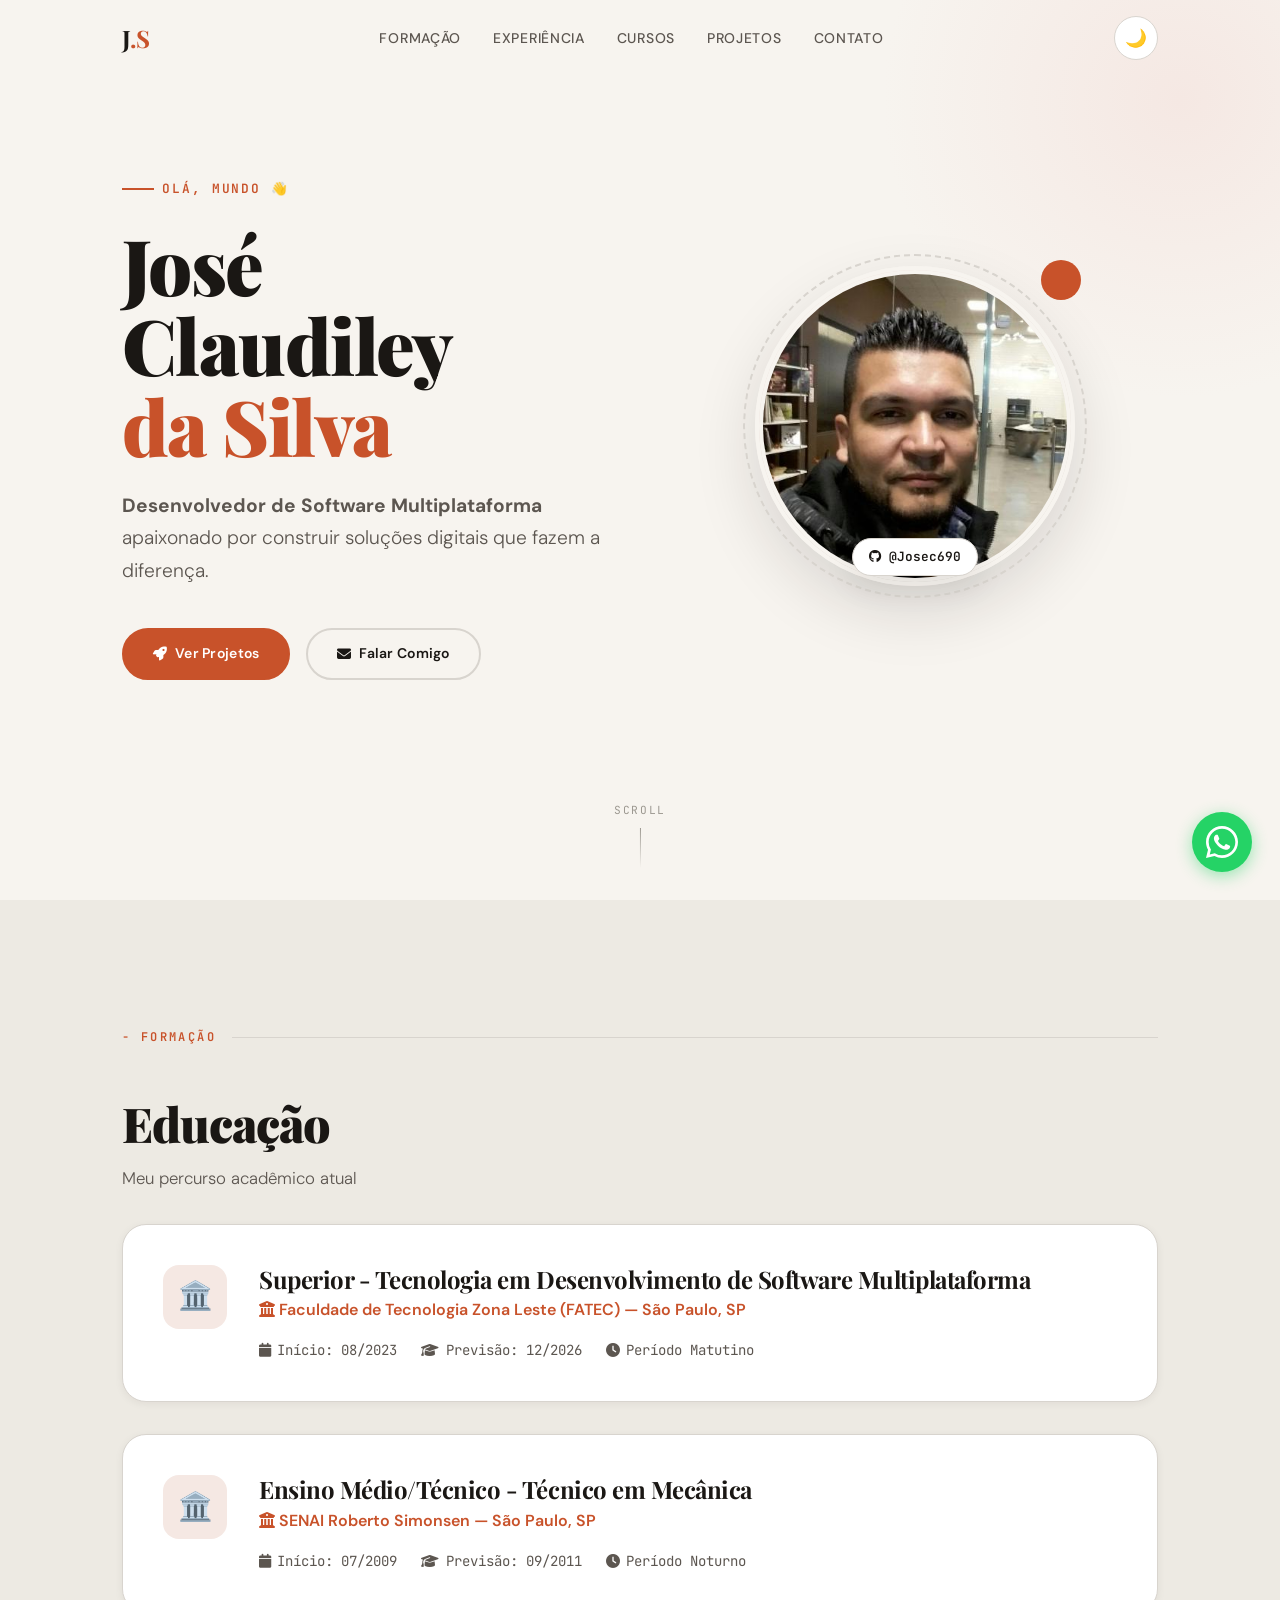
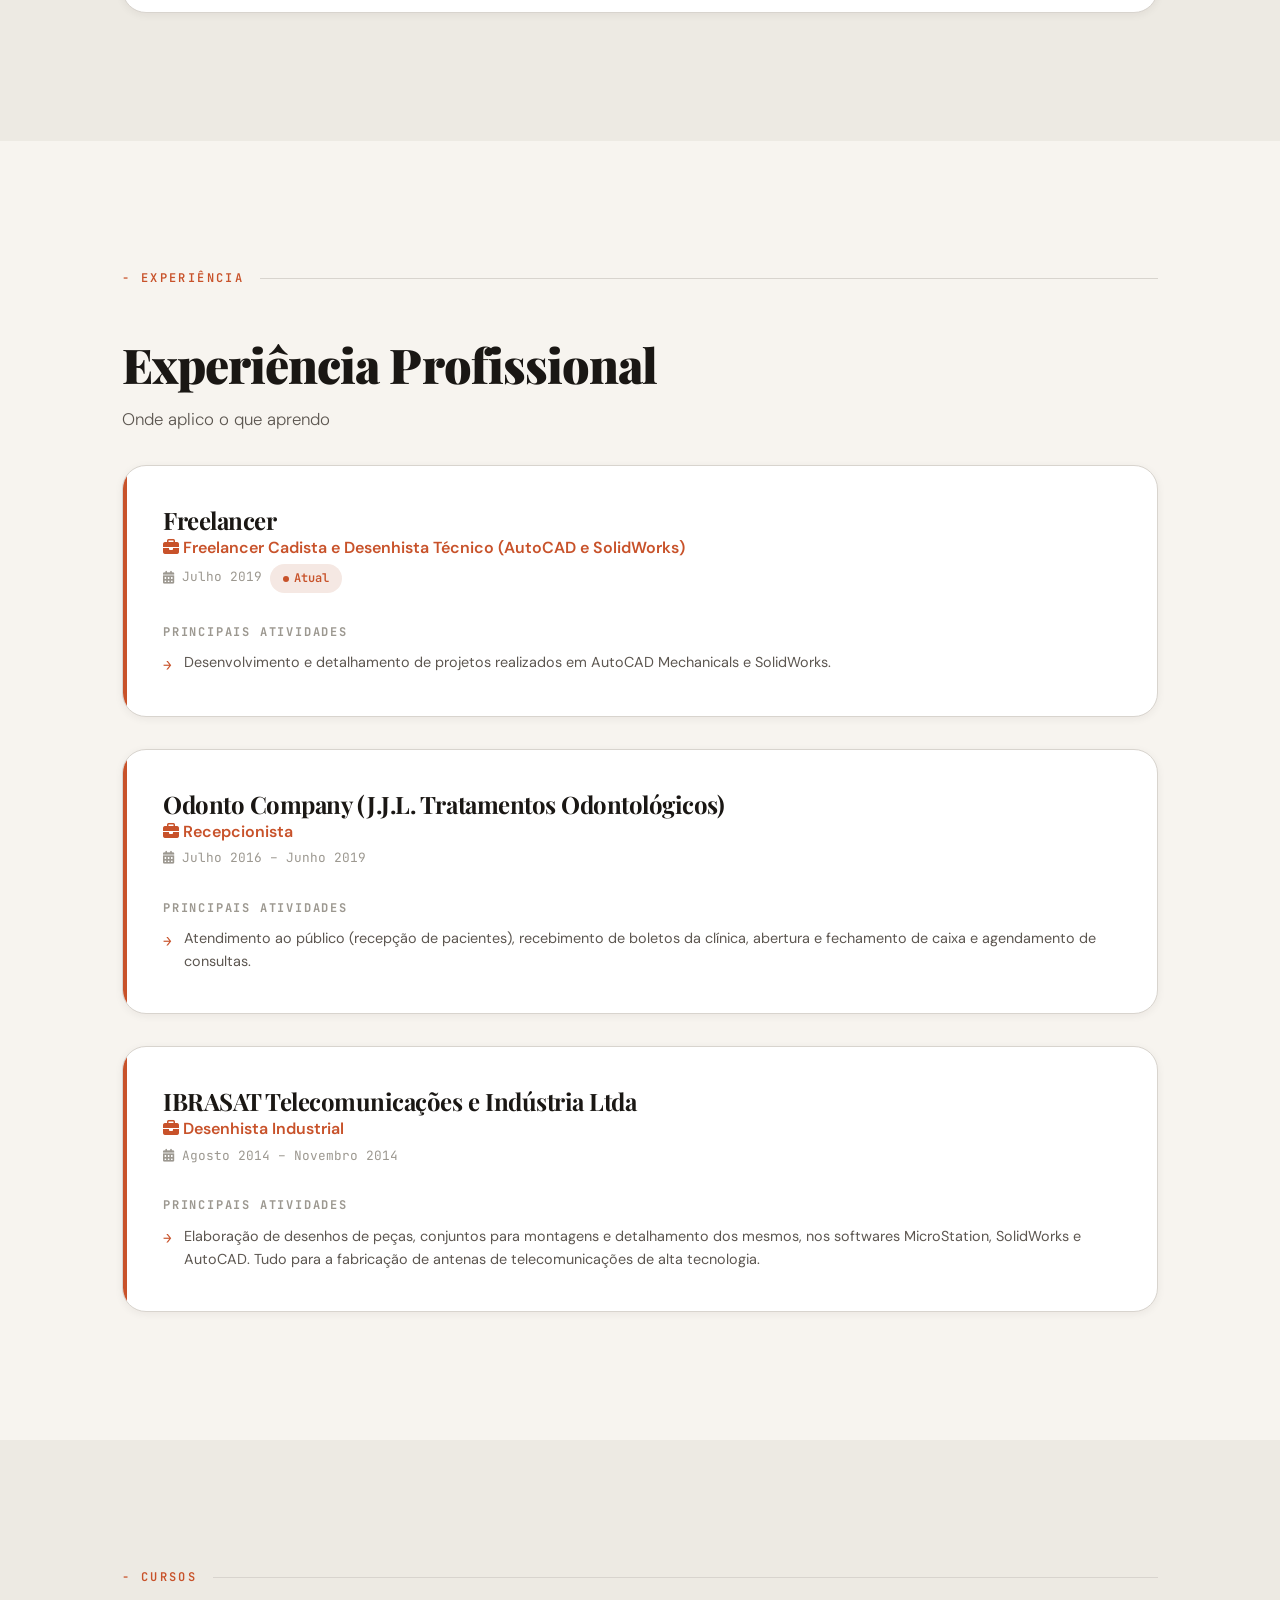
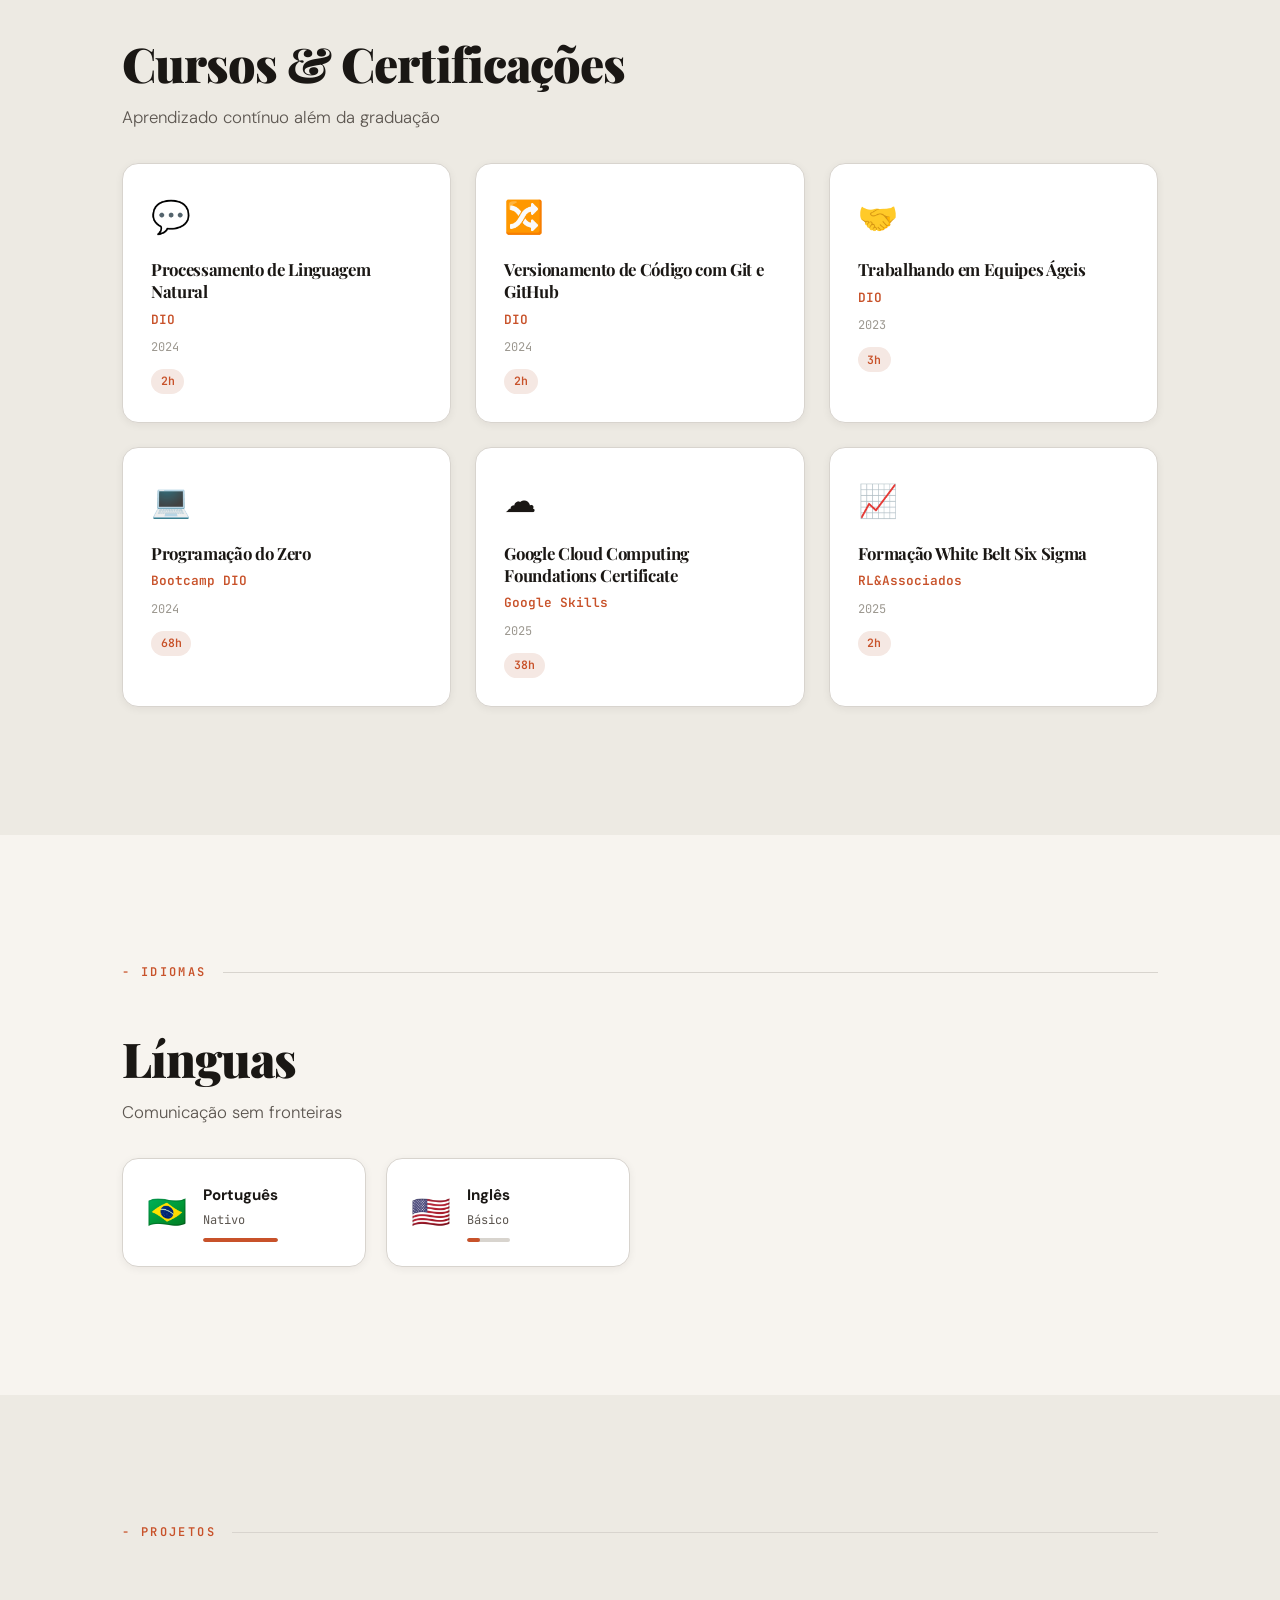
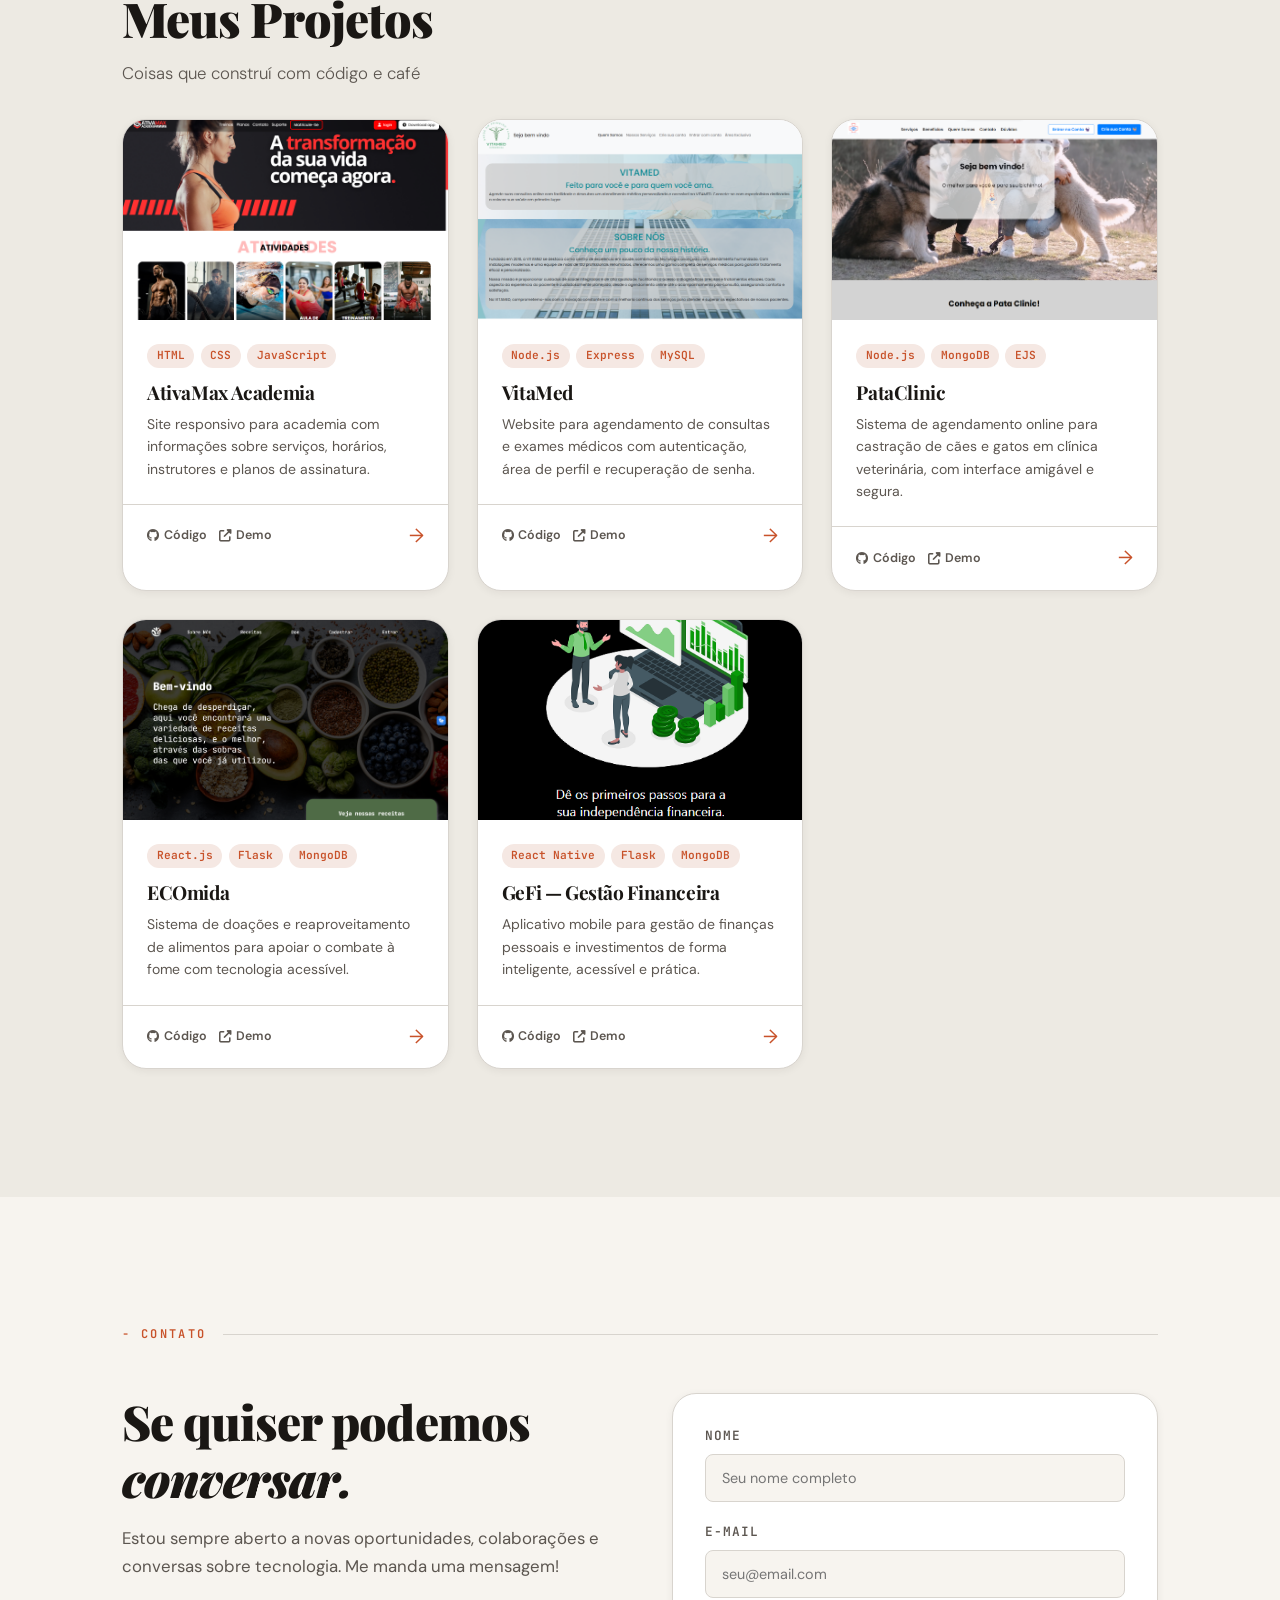
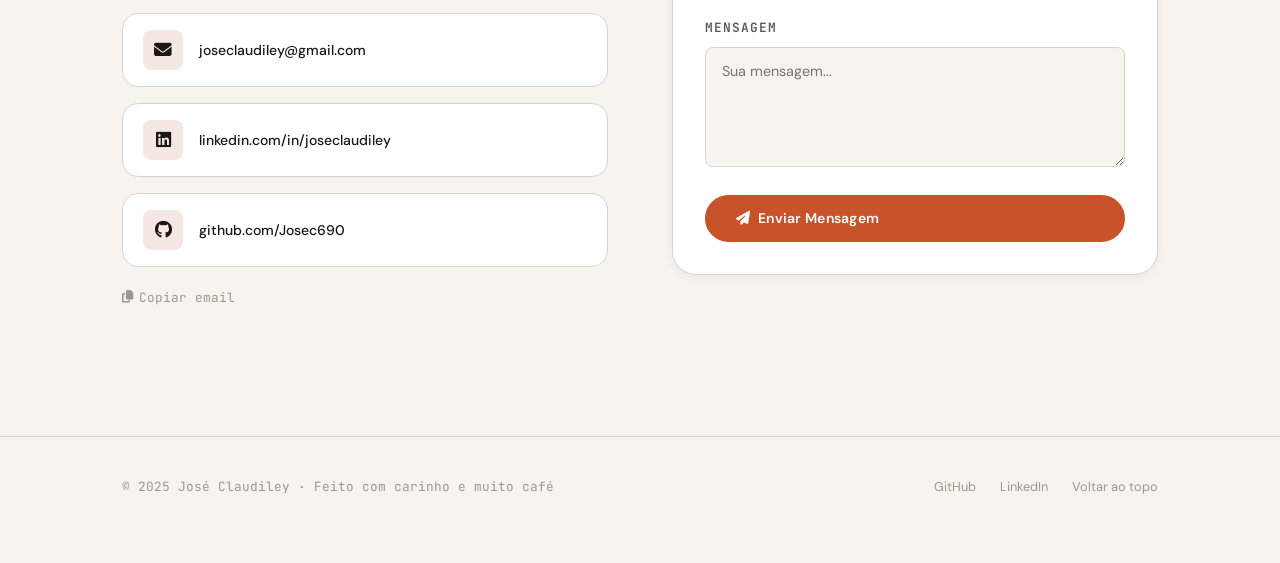
<file: index.html>
<!doctype html>
<html lang="pt-BR" data-theme="light">
  <head>
    <meta charset="UTF-8" />
    <meta name="viewport" content="width=device-width, initial-scale=1.0" />

    <title>José Claudiley | Portfólio Profissional</title>
    <meta
      name="description"
      content="Portfólio de José Claudiley — desenvolvedor em formação, apaixonado por tecnologia e inovação."
    />
    <meta
      name="keywords"
      content="portfólio, desenvolvedor, programação, projetos"
    />
    <meta name="author" content="José Claudiley" />
    <link rel="canonical" href="https://josec690.github.io/Portfolio" />

    <meta property="og:title" content="José Claudiley | Portfólio" />
    <meta
      property="og:description"
      content="Portfólio profissional — projetos, habilidades e experiências."
    />
    <meta property="og:type" content="website" />
    <meta property="og:url" content="https://josec690.github.io/Portfolio" />

    <link rel="icon" href="/img/logo_JS_orange_E8734A.svg" />

    <link rel="manifest" href="manifest.json" />
    <meta name="theme-color" content="#C8522A" />

    <link rel="preconnect" href="https://fonts.googleapis.com" />
    <link rel="preconnect" href="https://fonts.gstatic.com" crossorigin />
    <link
      href="https://fonts.googleapis.com/css2?family=Playfair+Display:wght@400;700;900&family=DM+Sans:wght@300;400;500;600&family=JetBrains+Mono:wght@400;500&display=swap"
      rel="stylesheet"
    />

    <link
      rel="stylesheet"
      href="https://cdnjs.cloudflare.com/ajax/libs/font-awesome/6.5.0/css/all.min.css"
    />

    <link rel="stylesheet" href="css/style.css" />
    <link rel="stylesheet" href="/css/whatsapp-widget.css" />
    <link rel="stylesheet" href="/css/vlibras-widget.css" />
  </head>
  <body>
    <!-- HEADER -->
    <header class="site-header" role="banner">
      <div class="container">
        <div class="header-inner">
          <a href="#hero" class="logo">J<span>.S</span></a>

          <nav class="nav-links" aria-label="Navegação principal">
            <a href="#academico">Formação</a>
            <a href="#experiencia">Experiência</a>
            <a href="#cursos">Cursos</a>
            <a href="#projetos">Projetos</a>
            <a href="#contato">Contato</a>
          </nav>

          <div class="header-controls">
            <button
              class="theme-toggle"
              id="theme-toggle"
              aria-label="Alternar tema"
            >
              🌙
            </button>
            <button class="hamburger" aria-label="Menu" aria-expanded="false">
              <span></span><span></span><span></span>
            </button>
          </div>
        </div>
      </div>
    </header>

    <nav class="mobile-nav" aria-label="Menu mobile">
      <a href="#academico">Formação</a>
      <a href="#experiencia">Experiência</a>
      <a href="#cursos">Cursos</a>
      <a href="#projetos">Projetos</a>
      <a href="#contato">Contato</a>
    </nav>

    <main>
      <!-- APRESENTAÇÃO -->

      <section class="hero section" id="hero" aria-label="Apresentação">
        <div class="container">
          <div class="hero-layout">
            <div class="hero-text">
              <p class="hero-eyebrow">Olá, mundo 👋</p>
              <h1 class="hero-name">
                José Claudiley<br />
                <span class="accent-line">da Silva</span>
              </h1>
              <p class="hero-tagline">
                <strong>Desenvolvedor de Software Multiplataforma</strong>
                apaixonado por construir soluções digitais que fazem a
                diferença.
              </p>
              <div class="hero-actions">
                <a href="#projetos" class="btn btn-primary">
                  <i class="fas fa-rocket"></i> Ver Projetos
                </a>
                <a href="#contato" class="btn btn-outline">
                  <i class="fas fa-envelope"></i> Falar Comigo
                </a>
              </div>
            </div>

            <div class="hero-visual">
              <div class="profile-frame">
                <div class="profile-placeholder" aria-label="Foto de perfil">
                  <img
                    src="img/foto-perfil.jpg"
                    alt="Foto de perfil"
                    class="profile-img"
                    onerror="
                      this.style.display = 'none';
                      this.parentElement.setAttribute('data-fallback', 'true');
                    "
                  />
                </div>
                <a
                  href="https://github.com/Josec690"
                  target="_blank"
                  rel="noopener"
                  class="github-chip"
                  aria-label="GitHub"
                >
                  <i class="fab fa-github"></i> @Josec690
                </a>
              </div>
            </div>
          </div>
        </div>
        <div class="hero-scroll" aria-hidden="true">scroll</div>
      </section>

      <!-- ACADÊMICO -->

      <section
        class="section academic-section"
        id="academico"
        aria-labelledby="academic-title"
      >
        <div class="container">
          <div class="section-label reveal">
            <span class="section-label-text">- Formação</span>
            <div class="section-label-line"></div>
          </div>

          <div class="reveal reveal-delay-1">
            <h2 class="section-title" id="academic-title">Educação</h2>
            <p class="section-subtitle">Meu percurso acadêmico atual</p>
          </div>

          <div style="height: 2rem"></div>

          <div class="academic-card reveal reveal-delay-2">
            <div class="academic-icon" aria-hidden="true">🏛️</div>
            <div class="academic-body">
              <h3>
                Superior - Tecnologia em Desenvolvimento de Software
                Multiplataforma
              </h3>
              <p class="academic-institution">
                <i class="fas fa-university"></i>
                Faculdade de Tecnologia Zona Leste (FATEC) — São Paulo, SP
              </p>
              <div class="academic-meta">
                <span class="academic-meta-item">
                  <i class="fas fa-calendar"></i> Início: 08/2023
                </span>
                <span class="academic-meta-item">
                  <i class="fas fa-graduation-cap"></i> Previsão: 12/2026
                </span>
                <span class="academic-meta-item">
                  <i class="fas fa-clock"></i> Período Matutino
                </span>
              </div>
            </div>
          </div>

          <div style="height: 2rem"></div>

          <div class="academic-card reveal reveal-delay-2">
            <div class="academic-icon" aria-hidden="true">🏛️</div>
            <div class="academic-body">
              <h3>Ensino Médio/Técnico - Técnico em Mecânica</h3>
              <p class="academic-institution">
                <i class="fas fa-university"></i>
                SENAI Roberto Simonsen — São Paulo, SP
              </p>
              <div class="academic-meta">
                <span class="academic-meta-item">
                  <i class="fas fa-calendar"></i> Início: 07/2009
                </span>
                <span class="academic-meta-item">
                  <i class="fas fa-graduation-cap"></i> Previsão: 09/2011
                </span>
                <span class="academic-meta-item">
                  <i class="fas fa-clock"></i> Período Noturno
                </span>
              </div>
            </div>
          </div>
        </div>
      </section>

      <!-- EXPERIÊNCIA -->

      <section class="section" id="experiencia" aria-labelledby="exp-title">
        <div class="container">
          <div class="section-label reveal">
            <span class="section-label-text">- Experiência</span>
            <div class="section-label-line"></div>
          </div>

          <div class="reveal reveal-delay-1">
            <h2 class="section-title" id="exp-title">
              Experiência Profissional
            </h2>
            <p class="section-subtitle">Onde aplico o que aprendo</p>
          </div>

          <div style="height: 2rem"></div>

          <div class="experience-card reveal reveal-delay-2">
            <div class="exp-header">
              <div>
                <h3 class="exp-company">Freelancer</h3>
                <p class="exp-role">
                  <i class="fas fa-briefcase"></i> Freelancer Cadista e
                  Desenhista Técnico (AutoCAD e SolidWorks)
                </p>
                <p class="exp-period">
                  <i class="fas fa-calendar-alt"></i> Julho 2019
                  <span class="exp-badge">Atual</span>
                </p>
              </div>
            </div>

            <div class="exp-activities">
              <h4>Principais Atividades</h4>
              <ul class="activity-list">
                <li class="activity-item">
                  Desenvolvimento e detalhamento de projetos realizados em
                  AutoCAD Mechanicals e SolidWorks.
                </li>
              </ul>
            </div>
          </div>

          <div style="height: 2rem"></div>

          <div class="experience-card reveal reveal-delay-2">
            <div class="exp-header">
              <div>
                <h3 class="exp-company">
                  Odonto Company (J.J.L. Tratamentos Odontológicos)
                </h3>
                <p class="exp-role">
                  <i class="fas fa-briefcase"></i> Recepcionista
                </p>
                <p class="exp-period">
                  <i class="fas fa-calendar-alt"></i> Julho 2016 – Junho 2019
                </p>
              </div>
            </div>

            <div class="exp-activities">
              <h4>Principais Atividades</h4>
              <ul class="activity-list">
                <li class="activity-item">
                  Atendimento ao público (recepção de pacientes), recebimento de
                  boletos da clínica, abertura e fechamento de caixa e
                  agendamento de consultas.
                </li>
              </ul>
            </div>
          </div>

          <div style="height: 2rem"></div>

          <div class="experience-card reveal reveal-delay-2">
            <div class="exp-header">
              <div>
                <h3 class="exp-company">
                  IBRASAT Telecomunicações e Indústria Ltda
                </h3>
                <p class="exp-role">
                  <i class="fas fa-briefcase"></i> Desenhista Industrial
                </p>
                <p class="exp-period">
                  <i class="fas fa-calendar-alt"></i> Agosto 2014 – Novembro
                  2014
                </p>
              </div>
            </div>

            <div class="exp-activities">
              <h4>Principais Atividades</h4>
              <ul class="activity-list">
                <li class="activity-item">
                  Elaboração de desenhos de peças, conjuntos para montagens e
                  detalhamento dos mesmos, nos softwares MicroStation,
                  SolidWorks e AutoCAD. Tudo para a fabricação de antenas de
                  telecomunicações de alta tecnologia.
                </li>
              </ul>
            </div>
          </div>
        </div>
      </section>

      <!-- CURSOS -->

      <section
        class="section courses-section"
        id="cursos"
        aria-labelledby="courses-title"
      >
        <div class="container">
          <div class="section-label reveal">
            <span class="section-label-text">- Cursos</span>
            <div class="section-label-line"></div>
          </div>

          <div class="reveal reveal-delay-1">
            <h2 class="section-title" id="courses-title">
              Cursos & Certificações
            </h2>
            <p class="section-subtitle">
              Aprendizado contínuo além da graduação
            </p>
          </div>

          <div style="height: 2rem"></div>

          <div class="courses-grid">
            <article class="course-card reveal reveal-delay-1">
              <div class="course-icon">💬</div>
              <h3 class="course-title">Processamento de Linguagem Natural</h3>
              <p class="course-institution">DIO</p>
              <p class="course-year">2024</p>
              <span class="course-hours">2h</span>
            </article>

            <article class="course-card reveal reveal-delay-2">
              <div class="course-icon">🔀</div>
              <h3 class="course-title">
                Versionamento de Código com Git e GitHub
              </h3>
              <p class="course-institution">DIO</p>
              <p class="course-year">2024</p>
              <span class="course-hours">2h</span>
            </article>

            <article class="course-card reveal reveal-delay-3">
              <div class="course-icon">🤝</div>
              <h3 class="course-title">Trabalhando em Equipes Ágeis</h3>
              <p class="course-institution">DIO</p>
              <p class="course-year">2023</p>
              <span class="course-hours">3h</span>
            </article>

            <article class="course-card reveal reveal-delay-1">
              <div class="course-icon">💻</div>
              <h3 class="course-title">Programação do Zero</h3>
              <p class="course-institution">Bootcamp DIO</p>
              <p class="course-year">2024</p>
              <span class="course-hours">68h</span>
            </article>

            <article class="course-card reveal reveal-delay-2">
              <div class="course-icon">☁️</div>
              <h3 class="course-title">
                Google Cloud Computing Foundations Certificate
              </h3>
              <p class="course-institution">Google Skills</p>
              <p class="course-year">2025</p>
              <span class="course-hours">38h</span>
            </article>

            <article class="course-card reveal reveal-delay-3">
              <div class="course-icon">📈</div>
              <h3 class="course-title">Formação White Belt Six Sigma</h3>
              <p class="course-institution">RL&Associados</p>
              <p class="course-year">2025</p>
              <span class="course-hours">2h</span>
            </article>
          </div>
        </div>
      </section>

      <!-- IDIOMAS -->

      <section class="section" id="linguas" aria-labelledby="lang-title">
        <div class="container">
          <div class="section-label reveal">
            <span class="section-label-text">- Idiomas</span>
            <div class="section-label-line"></div>
          </div>

          <div class="reveal reveal-delay-1">
            <h2 class="section-title" id="lang-title">Línguas</h2>
            <p class="section-subtitle">Comunicação sem fronteiras</p>
          </div>

          <div style="height: 2rem"></div>

          <div class="languages-grid">
            <div class="lang-card reveal reveal-delay-1">
              <div class="lang-flag" aria-hidden="true">🇧🇷</div>
              <div class="lang-info">
                <p class="lang-name">Português</p>
                <p class="lang-level">Nativo</p>
                <div class="lang-bar-wrap">
                  <div
                    class="lang-bar"
                    data-width="100%"
                    style="width: 0%"
                  ></div>
                </div>
              </div>
            </div>

            <div class="lang-card reveal reveal-delay-2">
              <div class="lang-flag" aria-hidden="true">🇺🇸</div>
              <div class="lang-info">
                <p class="lang-name">Inglês</p>
                <p class="lang-level">Básico</p>
                <div class="lang-bar-wrap">
                  <div
                    class="lang-bar"
                    data-width="30%"
                    style="width: 0%"
                  ></div>
                </div>
              </div>
            </div>
          </div>
        </div>
      </section>

      <!-- PROJETOS -->

      <section
        class="section projects-section"
        id="projetos"
        aria-labelledby="projects-title"
      >
        <div class="container">
          <div class="section-label reveal">
            <span class="section-label-text">- Projetos</span>
            <div class="section-label-line"></div>
          </div>

          <div class="reveal reveal-delay-1">
            <h2 class="section-title" id="projects-title">Meus Projetos</h2>
            <p class="section-subtitle">
              Coisas que construí com código e café
            </p>
          </div>

          <div style="height: 2rem"></div>

          <div class="projects-grid">
            <!-- PROJETO 1 -->
            <a
              href="projeto1.html"
              class="project-card reveal reveal-delay-1"
              aria-label="Ver projeto AtivaMax Academia"
            >
              <div class="project-thumb">
                <img
                  src="img/projetos/projeto1.png"
                  alt="AtivaMax Academia"
                  loading="lazy"
                  onerror="
                    this.style.display = 'none';
                    this.parentElement.querySelector(
                      '.thumb-fallback',
                    ).style.display = 'flex';
                  "
                />
                <span
                  class="thumb-fallback"
                  style="
                    display: none;
                    align-items: center;
                    justify-content: center;
                    width: 100%;
                    height: 100%;
                    font-size: 4rem;
                  "
                  >🏋️</span
                >
                <div class="project-overlay" aria-hidden="true">
                  <span class="project-overlay-btn">Ver Detalhes</span>
                </div>
              </div>
              <div class="project-body">
                <div class="project-tags">
                  <span class="project-tag">HTML</span>
                  <span class="project-tag">CSS</span>
                  <span class="project-tag">JavaScript</span>
                </div>
                <h3 class="project-title">AtivaMax Academia</h3>
                <p class="project-desc">
                  Site responsivo para academia com informações sobre serviços,
                  horários, instrutores e planos de assinatura.
                </p>
              </div>
              <div class="project-footer">
                <div class="project-links">
                  <span class="project-link"
                    ><i class="fab fa-github"></i> Código</span
                  >
                  <span class="project-link"
                    ><i class="fas fa-external-link-alt"></i> Demo</span
                  >
                </div>
                <span class="project-arrow" aria-hidden="true">→</span>
              </div>
            </a>

            <!-- PROJETO 2 -->
            <a
              href="projeto2.html"
              class="project-card reveal reveal-delay-2"
              aria-label="Ver projeto VitaMed"
            >
              <div class="project-thumb">
                <img
                  src="img/projetos/projeto2.png"
                  alt="VitaMed"
                  loading="lazy"
                  onerror="
                    this.style.display = 'none';
                    this.parentElement.querySelector(
                      '.thumb-fallback',
                    ).style.display = 'flex';
                  "
                />
                <span
                  class="thumb-fallback"
                  style="
                    display: none;
                    align-items: center;
                    justify-content: center;
                    width: 100%;
                    height: 100%;
                    font-size: 4rem;
                  "
                  >🏥</span
                >
                <div class="project-overlay" aria-hidden="true">
                  <span class="project-overlay-btn">Ver Detalhes</span>
                </div>
              </div>
              <div class="project-body">
                <div class="project-tags">
                  <span class="project-tag">Node.js</span>
                  <span class="project-tag">Express</span>
                  <span class="project-tag">MySQL</span>
                </div>
                <h3 class="project-title">VitaMed</h3>
                <p class="project-desc">
                  Website para agendamento de consultas e exames médicos com
                  autenticação, área de perfil e recuperação de senha.
                </p>
              </div>
              <div class="project-footer">
                <div class="project-links">
                  <span class="project-link"
                    ><i class="fab fa-github"></i> Código</span
                  >
                  <span class="project-link"
                    ><i class="fas fa-external-link-alt"></i> Demo</span
                  >
                </div>
                <span class="project-arrow" aria-hidden="true">→</span>
              </div>
            </a>

            <!-- PROJETO 3 -->
            <a
              href="projeto3.html"
              class="project-card reveal reveal-delay-3"
              aria-label="Ver projeto PataClinic"
            >
              <div class="project-thumb">
                <img
                  src="img/projetos/projeto3.png"
                  alt="PataClinic"
                  loading="lazy"
                  onerror="
                    this.style.display = 'none';
                    this.parentElement.querySelector(
                      '.thumb-fallback',
                    ).style.display = 'flex';
                  "
                />
                <span
                  class="thumb-fallback"
                  style="
                    display: none;
                    align-items: center;
                    justify-content: center;
                    width: 100%;
                    height: 100%;
                    font-size: 4rem;
                  "
                  >🐾</span
                >
                <div class="project-overlay" aria-hidden="true">
                  <span class="project-overlay-btn">Ver Detalhes</span>
                </div>
              </div>
              <div class="project-body">
                <div class="project-tags">
                  <span class="project-tag">Node.js</span>
                  <span class="project-tag">MongoDB</span>
                  <span class="project-tag">EJS</span>
                </div>
                <h3 class="project-title">PataClinic</h3>
                <p class="project-desc">
                  Sistema de agendamento online para castração de cães e gatos
                  em clínica veterinária, com interface amigável e segura.
                </p>
              </div>
              <div class="project-footer">
                <div class="project-links">
                  <span class="project-link"
                    ><i class="fab fa-github"></i> Código</span
                  >
                  <span class="project-link"
                    ><i class="fas fa-external-link-alt"></i> Demo</span
                  >
                </div>
                <span class="project-arrow" aria-hidden="true">→</span>
              </div>
            </a>

            <!-- PROJETO 4 -->
            <a
              href="projeto4.html"
              class="project-card reveal reveal-delay-1"
              aria-label="Ver projeto ECOmida"
            >
              <div class="project-thumb">
                <img
                  src="img/projetos/projeto4.png"
                  alt="ECOmida"
                  loading="lazy"
                  onerror="
                    this.style.display = 'none';
                    this.parentElement.querySelector(
                      '.thumb-fallback',
                    ).style.display = 'flex';
                  "
                />
                <span
                  class="thumb-fallback"
                  style="
                    display: none;
                    align-items: center;
                    justify-content: center;
                    width: 100%;
                    height: 100%;
                    font-size: 4rem;
                  "
                  >🌱</span
                >
                <div class="project-overlay" aria-hidden="true">
                  <span class="project-overlay-btn">Ver Detalhes</span>
                </div>
              </div>
              <div class="project-body">
                <div class="project-tags">
                  <span class="project-tag">React.js</span>
                  <span class="project-tag">Flask</span>
                  <span class="project-tag">MongoDB</span>
                </div>
                <h3 class="project-title">ECOmida</h3>
                <p class="project-desc">
                  Sistema de doações e reaproveitamento de alimentos para apoiar
                  o combate à fome com tecnologia acessível.
                </p>
              </div>
              <div class="project-footer">
                <div class="project-links">
                  <span class="project-link"
                    ><i class="fab fa-github"></i> Código</span
                  >
                  <span class="project-link"
                    ><i class="fas fa-external-link-alt"></i> Demo</span
                  >
                </div>
                <span class="project-arrow" aria-hidden="true">→</span>
              </div>
            </a>

            <!-- PROJETO 5 -->
            <a
              href="projeto5.html"
              class="project-card reveal reveal-delay-2"
              aria-label="Ver projeto GeFi"
            >
              <div class="project-thumb">
                <img
                  src="img/projetos/projeto5.png"
                  alt="GeFi"
                  loading="lazy"
                  onerror="
                    this.style.display = 'none';
                    this.parentElement.querySelector(
                      '.thumb-fallback',
                    ).style.display = 'flex';
                  "
                />
                <span
                  class="thumb-fallback"
                  style="
                    display: none;
                    align-items: center;
                    justify-content: center;
                    width: 100%;
                    height: 100%;
                    font-size: 4rem;
                  "
                  >💰</span
                >
                <div class="project-overlay" aria-hidden="true">
                  <span class="project-overlay-btn">Ver Detalhes</span>
                </div>
              </div>

              <div class="project-body">
                <div class="project-tags">
                  <span class="project-tag">React Native</span>
                  <span class="project-tag">Flask</span>
                  <span class="project-tag">MongoDB</span>
                </div>
                <h3 class="project-title">GeFi — Gestão Financeira</h3>
                <p class="project-desc">
                  Aplicativo mobile para gestão de finanças pessoais e
                  investimentos de forma inteligente, acessível e prática.
                </p>
              </div>
              <div class="project-footer">
                <div class="project-links">
                  <span class="project-link"
                    ><i class="fab fa-github"></i> Código</span
                  >
                  <span class="project-link"
                    ><i class="fas fa-external-link-alt"></i> Demo</span
                  >
                </div>
                <span class="project-arrow" aria-hidden="true">→</span>
              </div>
            </a>
          </div>
        </div>
      </section>

      <!-- CONTATO -->

      <section class="section" id="contato" aria-labelledby="contact-title">
        <div class="container">
          <div class="section-label reveal">
            <span class="section-label-text">- Contato</span>
            <div class="section-label-line"></div>
          </div>

          <div class="contact-layout">
            <div class="contact-info reveal reveal-delay-1">
              <h2 class="section-title" id="contact-title">
                Se quiser podemos<br /><em>conversar.</em>
              </h2>
              <p>
                Estou sempre aberto a novas oportunidades, colaborações e
                conversas sobre tecnologia. Me manda uma mensagem!
              </p>

              <div class="contact-links">
                <a href="mailto:joseclaudiley@gmail.com" class="contact-link">
                  <div class="contact-link-icon">
                    <i class="fas fa-envelope"></i>
                  </div>
                  <span class="contact-link-text">joseclaudiley@gmail.com</span>
                </a>
                <a
                  href="https://linkedin.com/in/joseclaudiley"
                  target="_blank"
                  rel="noopener"
                  class="contact-link"
                >
                  <div class="contact-link-icon">
                    <i class="fab fa-linkedin"></i>
                  </div>
                  <span class="contact-link-text"
                    >linkedin.com/in/joseclaudiley</span
                  >
                </a>
                <a
                  href="https://github.com/Josec690"
                  target="_blank"
                  rel="noopener"
                  class="contact-link"
                >
                  <div class="contact-link-icon">
                    <i class="fab fa-github"></i>
                  </div>
                  <span class="contact-link-text">github.com/Josec690</span>
                </a>
              </div>

              <div style="margin-top: 1rem">
                <button
                  class="copy-email"
                  data-copy="joseclaudiley@gmail.com"
                  aria-label="Copiar email"
                >
                  <i class="fas fa-copy"></i> Copiar email
                </button>
              </div>
            </div>

            <div class="contact-form reveal reveal-delay-2">
              <form id="contact-form" novalidate>
                <div class="form-group">
                  <label for="name">Nome</label>
                  <input
                    type="text"
                    id="name"
                    name="name"
                    placeholder="Seu nome completo"
                    required
                  />
                </div>
                <div class="form-group">
                  <label for="email">E-mail</label>
                  <input
                    type="email"
                    id="email"
                    name="email"
                    placeholder="seu@email.com"
                    required
                  />
                </div>
                <div class="form-group">
                  <label for="message">Mensagem</label>
                  <textarea
                    id="message"
                    name="message"
                    placeholder="Sua mensagem..."
                    required
                  ></textarea>
                </div>
                <button
                  type="submit"
                  class="btn btn-primary"
                  style="width: 100%"
                >
                  <i class="fas fa-paper-plane"></i> Enviar Mensagem
                </button>
              </form>
              <div class="form-success" role="alert"></div>
            </div>
          </div>
        </div>
      </section>
    </main>

    <!-- FOOTER -->

    <footer class="site-footer" role="contentinfo">
      <div class="container">
        <div class="footer-inner">
          <p class="footer-copy">
            © 2025 José Claudiley · Feito com carinho e muito café
          </p>
          <div class="footer-links">
            <a href="https://github.com/Josec690" target="_blank" rel="noopener"
              >GitHub</a
            >
            <a
              href="https://linkedin.com/in/joseclaudiley"
              target="_blank"
              rel="noopener"
              >LinkedIn</a
            >
            <a href="#hero">Voltar ao topo</a>
          </div>
        </div>
      </div>
    </footer>

    <button class="scroll-top" id="scroll-top" aria-label="Voltar ao topo">
      <i class="fas fa-arrow-up"></i>
    </button>

    <script src="js/main.js"></script>
    <script src="js/vlibras-widget.js"></script>
    <script src="js/whatsapp-widget.js"></script>
  </body>
</html>
</file>
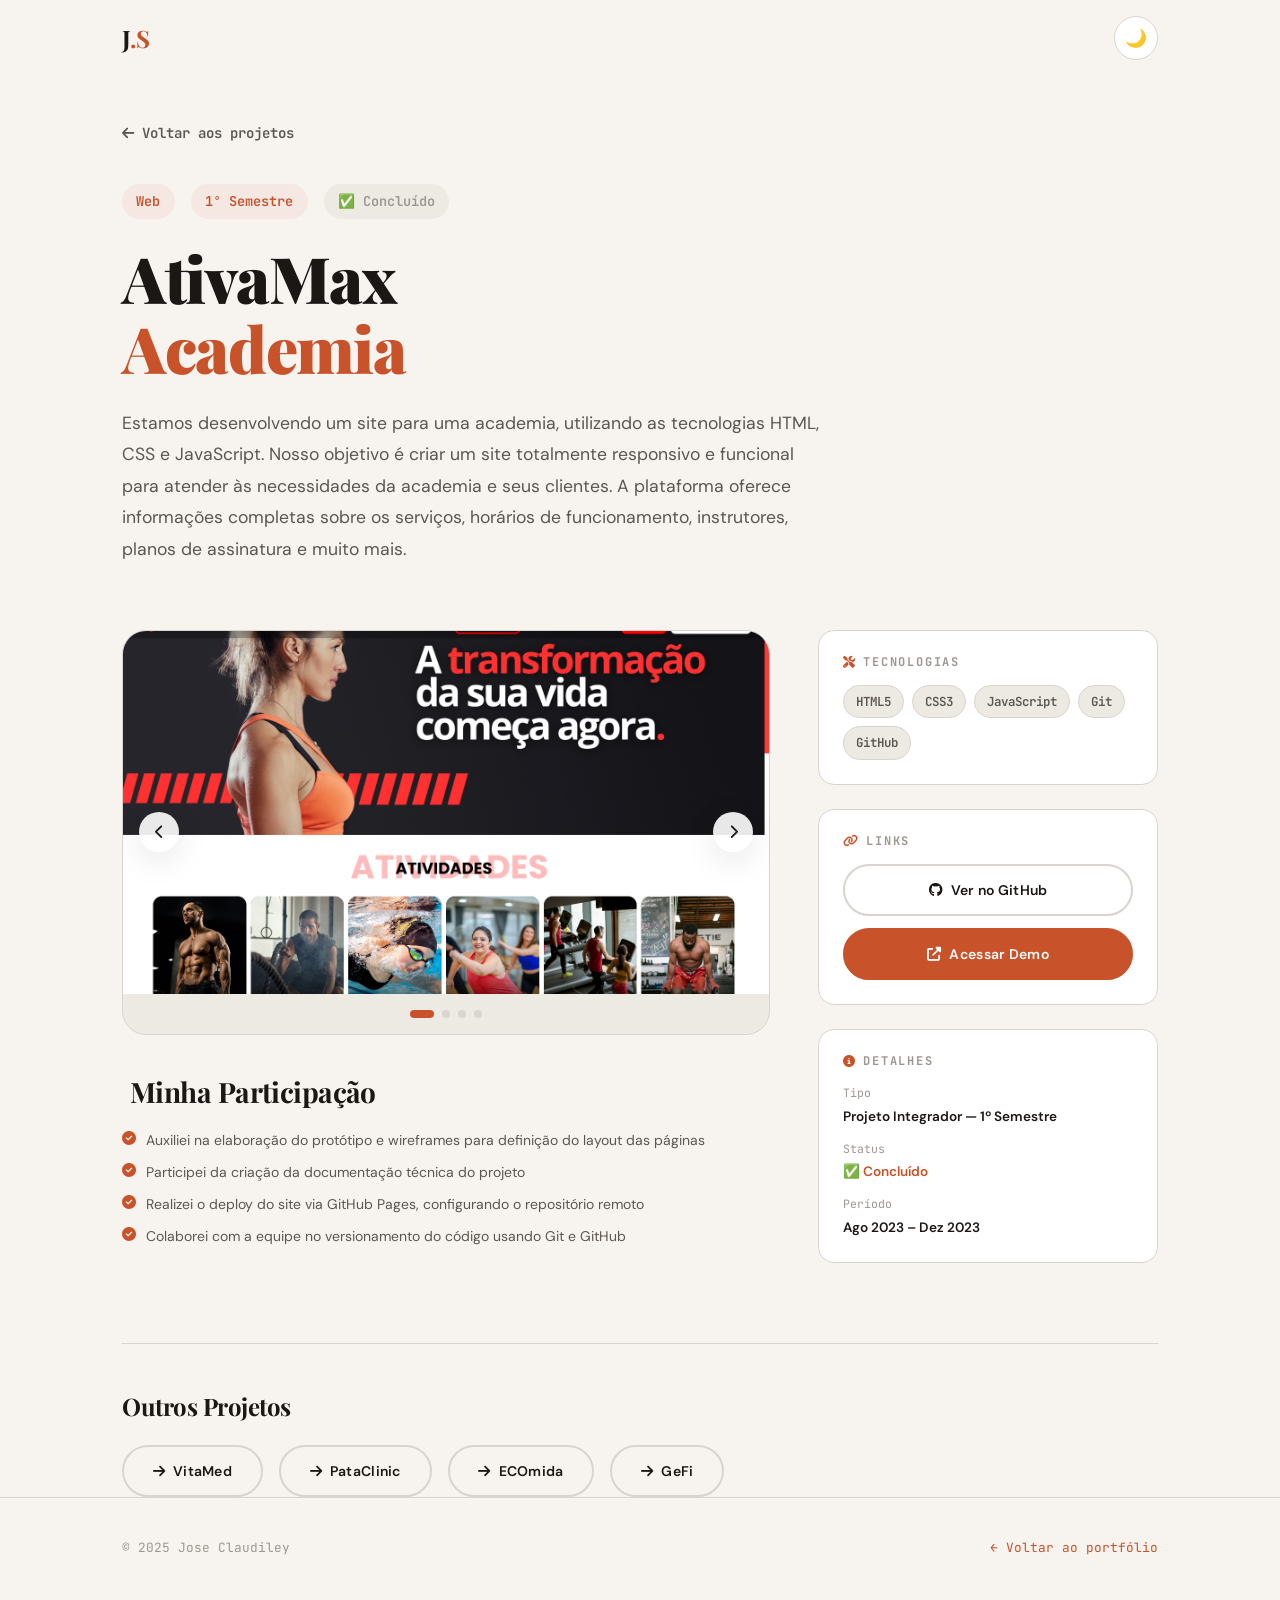
<file: projeto1.html>
<!DOCTYPE html>
<html lang="pt-BR" data-theme="light">
<head>
  <meta charset="UTF-8" />
  <meta name="viewport" content="width=device-width, initial-scale=1.0" />
  <title>AtivaMax Academia | Portfólio</title>
  <meta name="description" content="AtivaMax Academia — site responsivo para academia desenvolvido em HTML, CSS e JavaScript." />
  <link rel="icon" href="data:image/svg+xml,<svg xmlns='http://www.w3.org/2000/svg' viewBox='0 0 100 100'><text y='.9em' font-size='90'>👨‍💻</text></svg>" />
  <link rel="manifest" href="manifest.json" />
  <meta name="theme-color" content="#C8522A" />
  <link rel="preconnect" href="https://fonts.googleapis.com" />
  <link rel="preconnect" href="https://fonts.gstatic.com" crossorigin />
  <link href="https://fonts.googleapis.com/css2?family=Playfair+Display:wght@400;700;900&family=DM+Sans:wght@300;400;500;600&family=JetBrains+Mono:wght@400;500&display=swap" rel="stylesheet" />
  <link rel="stylesheet" href="https://cdnjs.cloudflare.com/ajax/libs/font-awesome/6.5.0/css/all.min.css" />
  <link rel="stylesheet" href="css/style.css" />
  <link rel="stylesheet" href="/css/vlibras-widget.css">
</head>
<body>
  <header class="site-header" role="banner">
    <div class="container">
      <div class="header-inner">
        <a href="index.html" class="logo">J<span>.S</span></a>
        <div class="header-controls">
          <button class="theme-toggle" id="theme-toggle" aria-label="Alternar tema">🌙</button>
        </div>
      </div>
    </div>
  </header>

  <main>
    <div class="project-page">
      <div class="container">
        <a href="index.html#projetos" class="back-btn"><i class="fas fa-arrow-left"></i> Voltar aos projetos</a>

        <div class="project-hero reveal">
          <div class="project-meta">
            <span class="project-tag" style="font-size:0.85rem;padding:0.4rem 0.9rem;">Web</span>
            <span class="project-tag" style="font-size:0.85rem;padding:0.4rem 0.9rem;">1º Semestre</span>
            <span class="project-tag" style="font-size:0.85rem;padding:0.4rem 0.9rem;background:var(--bg-secondary);color:var(--text-muted);">✅ Concluído</span>
          </div>
          <h1 class="project-page-title">AtivaMax<br /><span style="color:var(--accent)">Academia</span></h1>
          <p class="project-description">Estamos desenvolvendo um site para uma academia, utilizando as tecnologias HTML, CSS e JavaScript. Nosso objetivo é criar um site totalmente responsivo e funcional para atender às necessidades da academia e seus clientes. A plataforma oferece informações completas sobre os serviços, horários de funcionamento, instrutores, planos de assinatura e muito mais.</p>
        </div>

        <div class="project-content">
          <div class="project-main">
            <div class="carousel reveal" aria-label="Screenshots do projeto AtivaMax Academia">
              <div class="carousel-track">
                <div class="carousel-slide"><img src="img/projetos/projeto1.png" alt="Tela Principal" loading="lazy" onerror="this.parentElement.innerHTML='🏋️ Tela Principal'"></div>
                <div class="carousel-slide"><img src="img/projetos/projeto1-1.png" alt="Serviços" loading="lazy" onerror="this.parentElement.innerHTML='🏋️ Serviços'"></div>
                <div class="carousel-slide"><img src="img/projetos/projeto1-2.png" alt="Planos" loading="lazy" onerror="this.parentElement.innerHTML='🏋️ Planos'"></div>
                <div class="carousel-slide"><img src="img/projetos/projeto1-3.png" alt="Instrutores" loading="lazy" onerror="this.parentElement.innerHTML='🏋️ Instrutores'"></div>
              </div>
              <button class="carousel-btn prev" aria-label="Slide anterior"><i class="fas fa-chevron-left"></i></button>
              <button class="carousel-btn next" aria-label="Próximo slide"><i class="fas fa-chevron-right"></i></button>
              <div class="carousel-dots"></div>
            </div>

            <div class="reveal reveal-delay-1">
              <h2 style="font-family:var(--font-display);font-size:1.75rem;margin-bottom:1.25rem;">
                <i class="fas fa-user-code" style="color:var(--accent);margin-right:0.5rem;"></i>Minha Participação
              </h2>
              <ul class="participation-list">
                <li class="participation-item"><i class="fas fa-check-circle"></i>Auxiliei na elaboração do protótipo e wireframes para definição do layout das páginas</li>
                <li class="participation-item"><i class="fas fa-check-circle"></i>Participei da criação da documentação técnica do projeto</li>
                <li class="participation-item"><i class="fas fa-check-circle"></i>Realizei o deploy do site via GitHub Pages, configurando o repositório remoto</li>
                <li class="participation-item"><i class="fas fa-check-circle"></i>Colaborei com a equipe no versionamento do código usando Git e GitHub</li>
              </ul>
            </div>
          </div>

          <aside class="project-sidebar">
            <div class="sidebar-card reveal reveal-delay-1">
              <h3><i class="fas fa-tools" style="margin-right:0.4rem;color:var(--accent);"></i>Tecnologias</h3>
              <div class="tech-badges">
                <span class="tech-badge">HTML5</span>
                <span class="tech-badge">CSS3</span>
                <span class="tech-badge">JavaScript</span>
                <span class="tech-badge">Git</span>
                <span class="tech-badge">GitHub</span>
              </div>
            </div>
            <div class="sidebar-card reveal reveal-delay-2">
              <h3><i class="fas fa-link" style="margin-right:0.4rem;color:var(--accent);"></i>Links</h3>
              <div class="project-action-links">
                <a href="https://github.com/Josec690/PI-AtivaMaxAcademia_1DSM" target="_blank" rel="noopener" class="btn btn-outline" style="justify-content:center;"><i class="fab fa-github"></i> Ver no GitHub</a>
                <a href="https://matheus-soier.github.io/ProjetoAcademiaFatec/" target="_blank" rel="noopener" class="btn btn-primary" style="justify-content:center;"><i class="fas fa-external-link-alt"></i> Acessar Demo</a>
              </div>
            </div>
            <div class="sidebar-card reveal reveal-delay-3">
              <h3><i class="fas fa-info-circle" style="margin-right:0.4rem;color:var(--accent);"></i>Detalhes</h3>
              <div style="display:flex;flex-direction:column;gap:0.75rem;">
                <div style="font-size:0.85rem;"><span style="color:var(--text-muted);font-family:var(--font-mono);display:block;font-size:0.72rem;margin-bottom:0.2rem;">Tipo</span><span style="font-weight:600;">Projeto Integrador — 1º Semestre</span></div>
                <div style="font-size:0.85rem;"><span style="color:var(--text-muted);font-family:var(--font-mono);display:block;font-size:0.72rem;margin-bottom:0.2rem;">Status</span><span style="font-weight:600;color:var(--accent);">✅ Concluído</span></div>
                <div style="font-size:0.85rem;"><span style="color:var(--text-muted);font-family:var(--font-mono);display:block;font-size:0.72rem;margin-bottom:0.2rem;">Período</span><span style="font-weight:600;">Ago 2023 – Dez 2023</span></div>
              </div>
            </div>
          </aside>
        </div>

        <div style="margin-top:5rem;padding-top:3rem;border-top:1px solid var(--border);" class="reveal">
          <h2 style="font-family:var(--font-display);font-size:1.5rem;margin-bottom:1.5rem;">Outros Projetos</h2>
          <div style="display:flex;gap:1rem;flex-wrap:wrap;">
            <a href="projeto2.html" class="btn btn-outline"><i class="fas fa-arrow-right"></i> VitaMed</a>
            <a href="projeto3.html" class="btn btn-outline"><i class="fas fa-arrow-right"></i> PataClinic</a>
            <a href="projeto4.html" class="btn btn-outline"><i class="fas fa-arrow-right"></i> ECOmida</a>
            <a href="projeto5.html" class="btn btn-outline"><i class="fas fa-arrow-right"></i> GeFi</a>
          </div>
        </div>
      </div>
    </div>
  </main>

  <footer class="site-footer">
    <div class="container">
      <div class="footer-inner">
        <p class="footer-copy">© 2025 Jose Claudiley</p>
        <a href="index.html" class="footer-copy" style="color:var(--accent);">← Voltar ao portfólio</a>
      </div>
    </div>
  </footer>
  <button class="scroll-top" id="scroll-top" aria-label="Voltar ao topo"><i class="fas fa-arrow-up"></i></button>
  <script src="js/main.js"></script>
  <script src="js/vlibras-widget.js"></script>
</body>
</html>
</file>
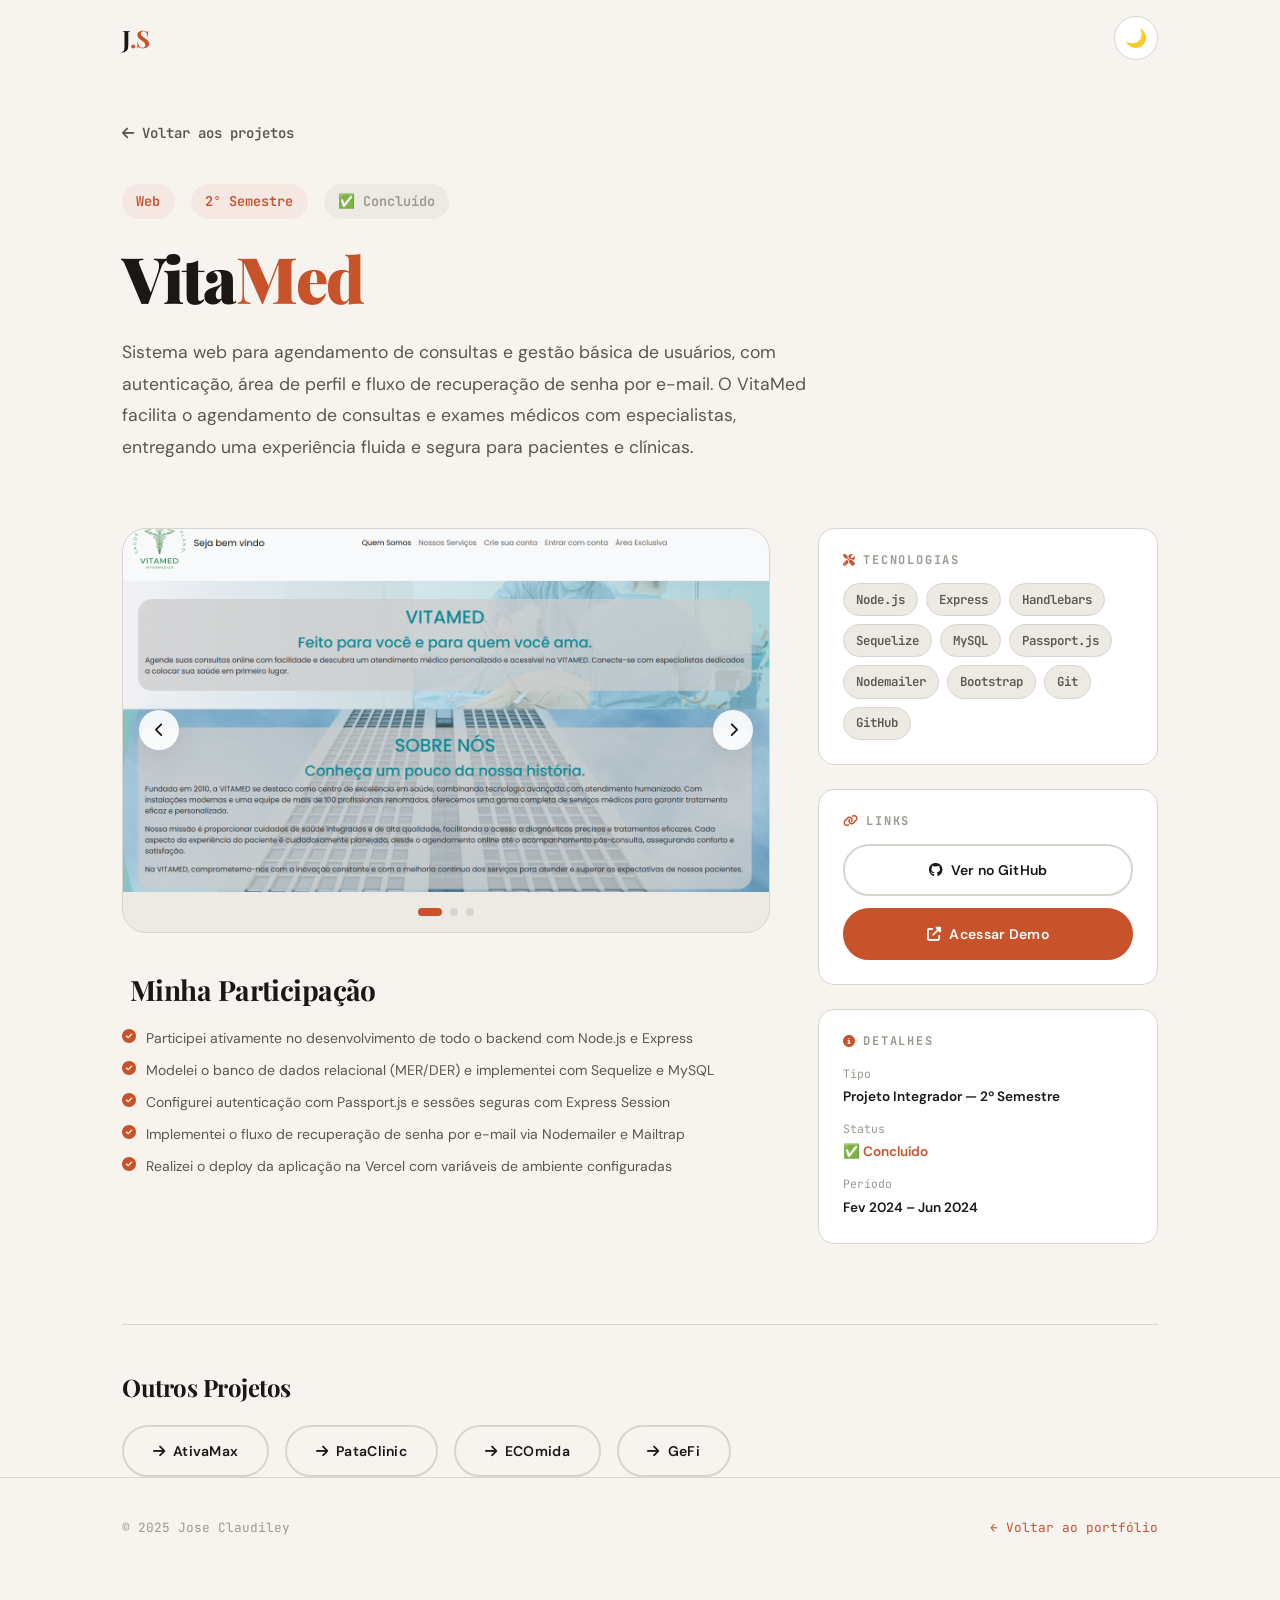
<file: projeto2.html>
<!DOCTYPE html>
<html lang="pt-BR" data-theme="light">
<head>
  <meta charset="UTF-8" />
  <meta name="viewport" content="width=device-width, initial-scale=1.0" />
  <title>VitaMed | Portfólio</title>
  <meta name="description" content="VitaMed — sistema web para agendamento de consultas e exames médicos." />
  <link rel="icon" href="data:image/svg+xml,<svg xmlns='http://www.w3.org/2000/svg' viewBox='0 0 100 100'><text y='.9em' font-size='90'>👨‍💻</text></svg>" />
  <link rel="manifest" href="manifest.json" />
  <meta name="theme-color" content="#C8522A" />
  <link rel="preconnect" href="https://fonts.googleapis.com" />
  <link rel="preconnect" href="https://fonts.gstatic.com" crossorigin />
  <link href="https://fonts.googleapis.com/css2?family=Playfair+Display:wght@400;700;900&family=DM+Sans:wght@300;400;500;600&family=JetBrains+Mono:wght@400;500&display=swap" rel="stylesheet" />
  <link rel="stylesheet" href="https://cdnjs.cloudflare.com/ajax/libs/font-awesome/6.5.0/css/all.min.css" />
  <link rel="stylesheet" href="css/style.css" />
  <link rel="stylesheet" href="/css/vlibras-widget.css">
</head>
<body>
  <header class="site-header" role="banner">
    <div class="container">
      <div class="header-inner">
        <a href="index.html" class="logo">J<span>.S</span></a>
        <div class="header-controls">
          <button class="theme-toggle" id="theme-toggle" aria-label="Alternar tema">🌙</button>
        </div>
      </div>
    </div>
  </header>

  <main>
    <div class="project-page">
      <div class="container">
        <a href="index.html#projetos" class="back-btn"><i class="fas fa-arrow-left"></i> Voltar aos projetos</a>

        <div class="project-hero reveal">
          <div class="project-meta">
            <span class="project-tag" style="font-size:0.85rem;padding:0.4rem 0.9rem;">Web</span>
            <span class="project-tag" style="font-size:0.85rem;padding:0.4rem 0.9rem;">2º Semestre</span>
            <span class="project-tag" style="font-size:0.85rem;padding:0.4rem 0.9rem;background:var(--bg-secondary);color:var(--text-muted);">✅ Concluído</span>
          </div>
          <h1 class="project-page-title">Vita<span style="color:var(--accent)">Med</span></h1>
          <p class="project-description">Sistema web para agendamento de consultas e gestão básica de usuários, com autenticação, área de perfil e fluxo de recuperação de senha por e-mail. O VitaMed facilita o agendamento de consultas e exames médicos com especialistas, entregando uma experiência fluida e segura para pacientes e clínicas.</p>
        </div>

        <div class="project-content">
          <div class="project-main">
            <div class="carousel reveal" aria-label="Screenshots do projeto VitaMed">
              <div class="carousel-track">
                <div class="carousel-slide"><img src="img/projetos/projeto2.png" alt="VitaMed - Tela Principal" loading="lazy" onerror="this.parentElement.innerHTML='🏥 Tela Principal'"></div>
                <div class="carousel-slide"><img src="img/projetos/projeto2-1.png" alt="VitaMed - Agendamento" loading="lazy" onerror="this.parentElement.innerHTML='🏥 Agendamento'"></div>
                <div class="carousel-slide"><img src="img/projetos/projeto2-2.png" alt="VitaMed - Perfil" loading="lazy" onerror="this.parentElement.innerHTML='🏥 Perfil do Usuário'"></div>
              </div>
              <button class="carousel-btn prev" aria-label="Slide anterior"><i class="fas fa-chevron-left"></i></button>
              <button class="carousel-btn next" aria-label="Próximo slide"><i class="fas fa-chevron-right"></i></button>
              <div class="carousel-dots"></div>
            </div>

            <div class="reveal reveal-delay-1">
              <h2 style="font-family:var(--font-display);font-size:1.75rem;margin-bottom:1.25rem;">
                <i class="fas fa-user-code" style="color:var(--accent);margin-right:0.5rem;"></i>Minha Participação
              </h2>
              <ul class="participation-list">
                <li class="participation-item"><i class="fas fa-check-circle"></i>Participei ativamente no desenvolvimento de todo o backend com Node.js e Express</li>
                <li class="participation-item"><i class="fas fa-check-circle"></i>Modelei o banco de dados relacional (MER/DER) e implementei com Sequelize e MySQL</li>
                <li class="participation-item"><i class="fas fa-check-circle"></i>Configurei autenticação com Passport.js e sessões seguras com Express Session</li>
                <li class="participation-item"><i class="fas fa-check-circle"></i>Implementei o fluxo de recuperação de senha por e-mail via Nodemailer e Mailtrap</li>
                <li class="participation-item"><i class="fas fa-check-circle"></i>Realizei o deploy da aplicação na Vercel com variáveis de ambiente configuradas</li>
              </ul>
            </div>
          </div>

          <aside class="project-sidebar">
            <div class="sidebar-card reveal reveal-delay-1">
              <h3><i class="fas fa-tools" style="margin-right:0.4rem;color:var(--accent);"></i>Tecnologias</h3>
              <div class="tech-badges">
                <span class="tech-badge">Node.js</span>
                <span class="tech-badge">Express</span>
                <span class="tech-badge">Handlebars</span>
                <span class="tech-badge">Sequelize</span>
                <span class="tech-badge">MySQL</span>
                <span class="tech-badge">Passport.js</span>
                <span class="tech-badge">Nodemailer</span>
                <span class="tech-badge">Bootstrap</span>
                <span class="tech-badge">Git</span>
                <span class="tech-badge">GitHub</span>
              </div>
            </div>
            <div class="sidebar-card reveal reveal-delay-2">
              <h3><i class="fas fa-link" style="margin-right:0.4rem;color:var(--accent);"></i>Links</h3>
              <div class="project-action-links">
                <a href="https://github.com/Josec690/PI-Vitamed_2DSM" target="_blank" rel="noopener" class="btn btn-outline" style="justify-content:center;"><i class="fab fa-github"></i> Ver no GitHub</a>
                <a href="https://projeto-pi-vitamed.vercel.app/" target="_blank" rel="noopener" class="btn btn-primary" style="justify-content:center;"><i class="fas fa-external-link-alt"></i> Acessar Demo</a>
              </div>
            </div>
            <div class="sidebar-card reveal reveal-delay-3">
              <h3><i class="fas fa-info-circle" style="margin-right:0.4rem;color:var(--accent);"></i>Detalhes</h3>
              <div style="display:flex;flex-direction:column;gap:0.75rem;">
                <div style="font-size:0.85rem;"><span style="color:var(--text-muted);font-family:var(--font-mono);display:block;font-size:0.72rem;margin-bottom:0.2rem;">Tipo</span><span style="font-weight:600;">Projeto Integrador — 2º Semestre</span></div>
                <div style="font-size:0.85rem;"><span style="color:var(--text-muted);font-family:var(--font-mono);display:block;font-size:0.72rem;margin-bottom:0.2rem;">Status</span><span style="font-weight:600;color:var(--accent);">✅ Concluído</span></div>
                <div style="font-size:0.85rem;"><span style="color:var(--text-muted);font-family:var(--font-mono);display:block;font-size:0.72rem;margin-bottom:0.2rem;">Período</span><span style="font-weight:600;">Fev 2024 – Jun 2024</span></div>
              </div>
            </div>
          </aside>
        </div>

        <div style="margin-top:5rem;padding-top:3rem;border-top:1px solid var(--border);" class="reveal">
          <h2 style="font-family:var(--font-display);font-size:1.5rem;margin-bottom:1.5rem;">Outros Projetos</h2>
          <div style="display:flex;gap:1rem;flex-wrap:wrap;">
            <a href="projeto1.html" class="btn btn-outline"><i class="fas fa-arrow-right"></i> AtivaMax</a>
            <a href="projeto3.html" class="btn btn-outline"><i class="fas fa-arrow-right"></i> PataClinic</a>
            <a href="projeto4.html" class="btn btn-outline"><i class="fas fa-arrow-right"></i> ECOmida</a>
            <a href="projeto5.html" class="btn btn-outline"><i class="fas fa-arrow-right"></i> GeFi</a>
          </div>
        </div>
      </div>
    </div>
  </main>

  <footer class="site-footer">
    <div class="container">
      <div class="footer-inner">
        <p class="footer-copy">© 2025 Jose Claudiley</p>
        <a href="index.html" class="footer-copy" style="color:var(--accent);">← Voltar ao portfólio</a>
      </div>
    </div>
  </footer>
  <button class="scroll-top" id="scroll-top" aria-label="Voltar ao topo"><i class="fas fa-arrow-up"></i></button>
  <script src="js/main.js"></script>
  <script src="js/vlibras-widget.js"></script>
</body>
</html>
</file>
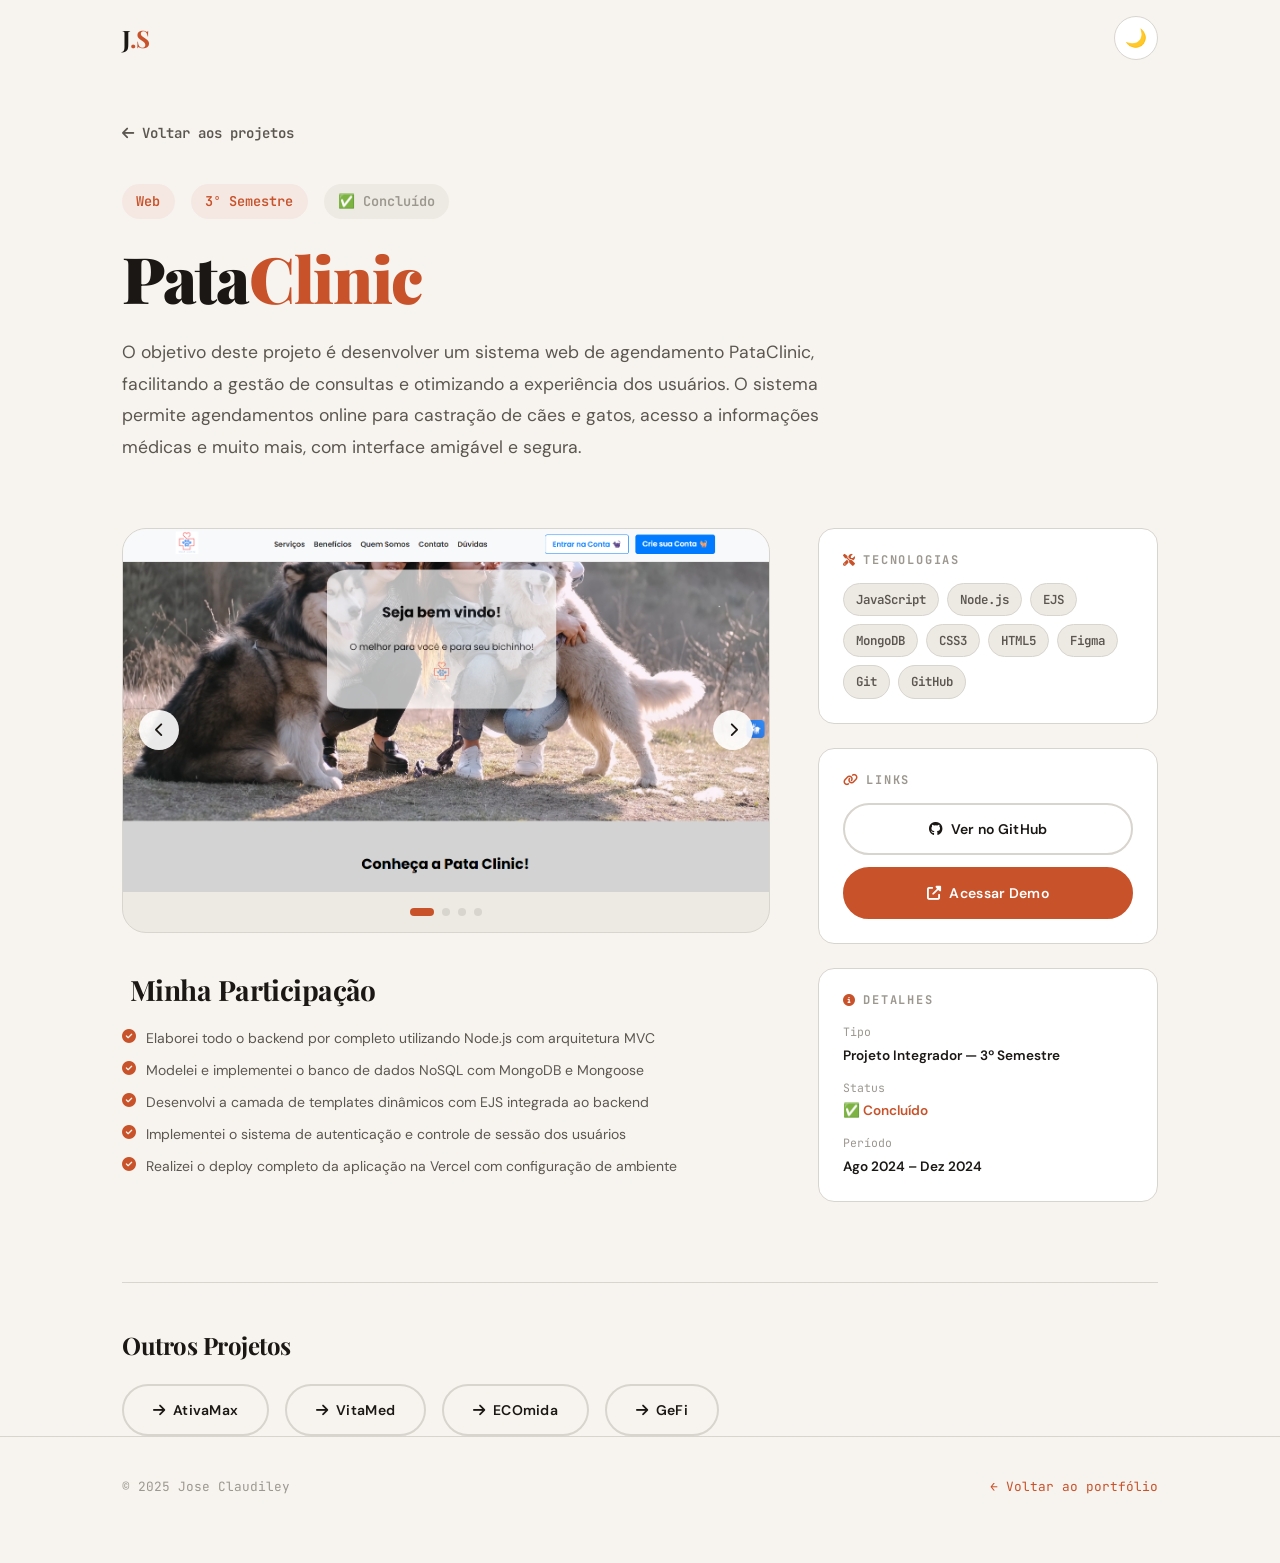
<file: projeto3.html>
<!DOCTYPE html>
<html lang="pt-BR" data-theme="light">
<head>
  <meta charset="UTF-8" />
  <meta name="viewport" content="width=device-width, initial-scale=1.0" />
  <title>PataClinic | Portfólio</title>
  <meta name="description" content="PataClinic — sistema de agendamento para castração de cães e gatos em clínica veterinária." />
  <link rel="icon" href="data:image/svg+xml,<svg xmlns='http://www.w3.org/2000/svg' viewBox='0 0 100 100'><text y='.9em' font-size='90'>👨‍💻</text></svg>" />
  <link rel="manifest" href="manifest.json" />
  <meta name="theme-color" content="#C8522A" />
  <link rel="preconnect" href="https://fonts.googleapis.com" />
  <link rel="preconnect" href="https://fonts.gstatic.com" crossorigin />
  <link href="https://fonts.googleapis.com/css2?family=Playfair+Display:wght@400;700;900&family=DM+Sans:wght@300;400;500;600&family=JetBrains+Mono:wght@400;500&display=swap" rel="stylesheet" />
  <link rel="stylesheet" href="https://cdnjs.cloudflare.com/ajax/libs/font-awesome/6.5.0/css/all.min.css" />
  <link rel="stylesheet" href="css/style.css" />
  <link rel="stylesheet" href="/css/vlibras-widget.css">
</head>
<body>
  <header class="site-header" role="banner">
    <div class="container">
      <div class="header-inner">
        <a href="index.html" class="logo">J<span>.S</span></a>
        <div class="header-controls">
          <button class="theme-toggle" id="theme-toggle" aria-label="Alternar tema">🌙</button>
        </div>
      </div>
    </div>
  </header>

  <main>
    <div class="project-page">
      <div class="container">
        <a href="index.html#projetos" class="back-btn"><i class="fas fa-arrow-left"></i> Voltar aos projetos</a>

        <div class="project-hero reveal">
          <div class="project-meta">
            <span class="project-tag" style="font-size:0.85rem;padding:0.4rem 0.9rem;">Web</span>
            <span class="project-tag" style="font-size:0.85rem;padding:0.4rem 0.9rem;">3º Semestre</span>
            <span class="project-tag" style="font-size:0.85rem;padding:0.4rem 0.9rem;background:var(--bg-secondary);color:var(--text-muted);">✅ Concluído</span>
          </div>
          <h1 class="project-page-title">Pata<span style="color:var(--accent)">Clinic</span></h1>
          <p class="project-description">O objetivo deste projeto é desenvolver um sistema web de agendamento PataClinic, facilitando a gestão de consultas e otimizando a experiência dos usuários. O sistema permite agendamentos online para castração de cães e gatos, acesso a informações médicas e muito mais, com interface amigável e segura.</p>
        </div>

        <div class="project-content">
          <div class="project-main">
            <div class="carousel reveal" aria-label="Screenshots do projeto PataClinic">
              <div class="carousel-track">
                <div class="carousel-slide"><img src="img/projetos/projeto3.png" alt="PataClinic - Tela Principal" loading="lazy" onerror="this.parentElement.innerHTML='🐾 Tela Principal'"></div>
                <div class="carousel-slide"><img src="img/projetos/projeto3-1.png" alt="PataClinic - Agendamento" loading="lazy" onerror="this.parentElement.innerHTML='🐾 Agendamento'"></div>
                <div class="carousel-slide"><img src="img/projetos/projeto3-2.png" alt="PataClinic - Painel" loading="lazy" onerror="this.parentElement.innerHTML='🐾 Painel'"></div>
                <div class="carousel-slide"><img src="img/projetos/projeto3-3.png" alt="PataClinic - Mobile" loading="lazy" onerror="this.parentElement.innerHTML='🐾 Mobile'"></div>
              </div>
              <button class="carousel-btn prev" aria-label="Slide anterior"><i class="fas fa-chevron-left"></i></button>
              <button class="carousel-btn next" aria-label="Próximo slide"><i class="fas fa-chevron-right"></i></button>
              <div class="carousel-dots"></div>
            </div>

            <div class="reveal reveal-delay-1">
              <h2 style="font-family:var(--font-display);font-size:1.75rem;margin-bottom:1.25rem;">
                <i class="fas fa-user-code" style="color:var(--accent);margin-right:0.5rem;"></i>Minha Participação
              </h2>
              <ul class="participation-list">
                <li class="participation-item"><i class="fas fa-check-circle"></i>Elaborei todo o backend por completo utilizando Node.js com arquitetura MVC</li>
                <li class="participation-item"><i class="fas fa-check-circle"></i>Modelei e implementei o banco de dados NoSQL com MongoDB e Mongoose</li>
                <li class="participation-item"><i class="fas fa-check-circle"></i>Desenvolvi a camada de templates dinâmicos com EJS integrada ao backend</li>
                <li class="participation-item"><i class="fas fa-check-circle"></i>Implementei o sistema de autenticação e controle de sessão dos usuários</li>
                <li class="participation-item"><i class="fas fa-check-circle"></i>Realizei o deploy completo da aplicação na Vercel com configuração de ambiente</li>
              </ul>
            </div>
          </div>

          <aside class="project-sidebar">
            <div class="sidebar-card reveal reveal-delay-1">
              <h3><i class="fas fa-tools" style="margin-right:0.4rem;color:var(--accent);"></i>Tecnologias</h3>
              <div class="tech-badges">
                <span class="tech-badge">JavaScript</span>
                <span class="tech-badge">Node.js</span>
                <span class="tech-badge">EJS</span>
                <span class="tech-badge">MongoDB</span>
                <span class="tech-badge">CSS3</span>
                <span class="tech-badge">HTML5</span>
                <span class="tech-badge">Figma</span>
                <span class="tech-badge">Git</span>
                <span class="tech-badge">GitHub</span>
              </div>
            </div>
            <div class="sidebar-card reveal reveal-delay-2">
              <h3><i class="fas fa-link" style="margin-right:0.4rem;color:var(--accent);"></i>Links</h3>
              <div class="project-action-links">
                <a href="https://github.com/Josec690/PI-PataClinic_3DSM" target="_blank" rel="noopener" class="btn btn-outline" style="justify-content:center;"><i class="fab fa-github"></i> Ver no GitHub</a>
                <a href="https://projeto-pi-pataclinic.vercel.app/" target="_blank" rel="noopener" class="btn btn-primary" style="justify-content:center;"><i class="fas fa-external-link-alt"></i> Acessar Demo</a>
              </div>
            </div>
            <div class="sidebar-card reveal reveal-delay-3">
              <h3><i class="fas fa-info-circle" style="margin-right:0.4rem;color:var(--accent);"></i>Detalhes</h3>
              <div style="display:flex;flex-direction:column;gap:0.75rem;">
                <div style="font-size:0.85rem;"><span style="color:var(--text-muted);font-family:var(--font-mono);display:block;font-size:0.72rem;margin-bottom:0.2rem;">Tipo</span><span style="font-weight:600;">Projeto Integrador — 3º Semestre</span></div>
                <div style="font-size:0.85rem;"><span style="color:var(--text-muted);font-family:var(--font-mono);display:block;font-size:0.72rem;margin-bottom:0.2rem;">Status</span><span style="font-weight:600;color:var(--accent);">✅ Concluído</span></div>
                <div style="font-size:0.85rem;"><span style="color:var(--text-muted);font-family:var(--font-mono);display:block;font-size:0.72rem;margin-bottom:0.2rem;">Período</span><span style="font-weight:600;">Ago 2024 – Dez 2024</span></div>
              </div>
            </div>
          </aside>
        </div>

        <div style="margin-top:5rem;padding-top:3rem;border-top:1px solid var(--border);" class="reveal">
          <h2 style="font-family:var(--font-display);font-size:1.5rem;margin-bottom:1.5rem;">Outros Projetos</h2>
          <div style="display:flex;gap:1rem;flex-wrap:wrap;">
            <a href="projeto1.html" class="btn btn-outline"><i class="fas fa-arrow-right"></i> AtivaMax</a>
            <a href="projeto2.html" class="btn btn-outline"><i class="fas fa-arrow-right"></i> VitaMed</a>
            <a href="projeto4.html" class="btn btn-outline"><i class="fas fa-arrow-right"></i> ECOmida</a>
            <a href="projeto5.html" class="btn btn-outline"><i class="fas fa-arrow-right"></i> GeFi</a>
          </div>
        </div>
      </div>
    </div>
  </main>

  <footer class="site-footer">
    <div class="container">
      <div class="footer-inner">
        <p class="footer-copy">© 2025 Jose Claudiley</p>
        <a href="index.html" class="footer-copy" style="color:var(--accent);">← Voltar ao portfólio</a>
      </div>
    </div>
  </footer>
  <button class="scroll-top" id="scroll-top" aria-label="Voltar ao topo"><i class="fas fa-arrow-up"></i></button>
  <script src="js/main.js"></script>
  <script src="js/vlibras-widget.js"></script>
</body>
</html>
</file>
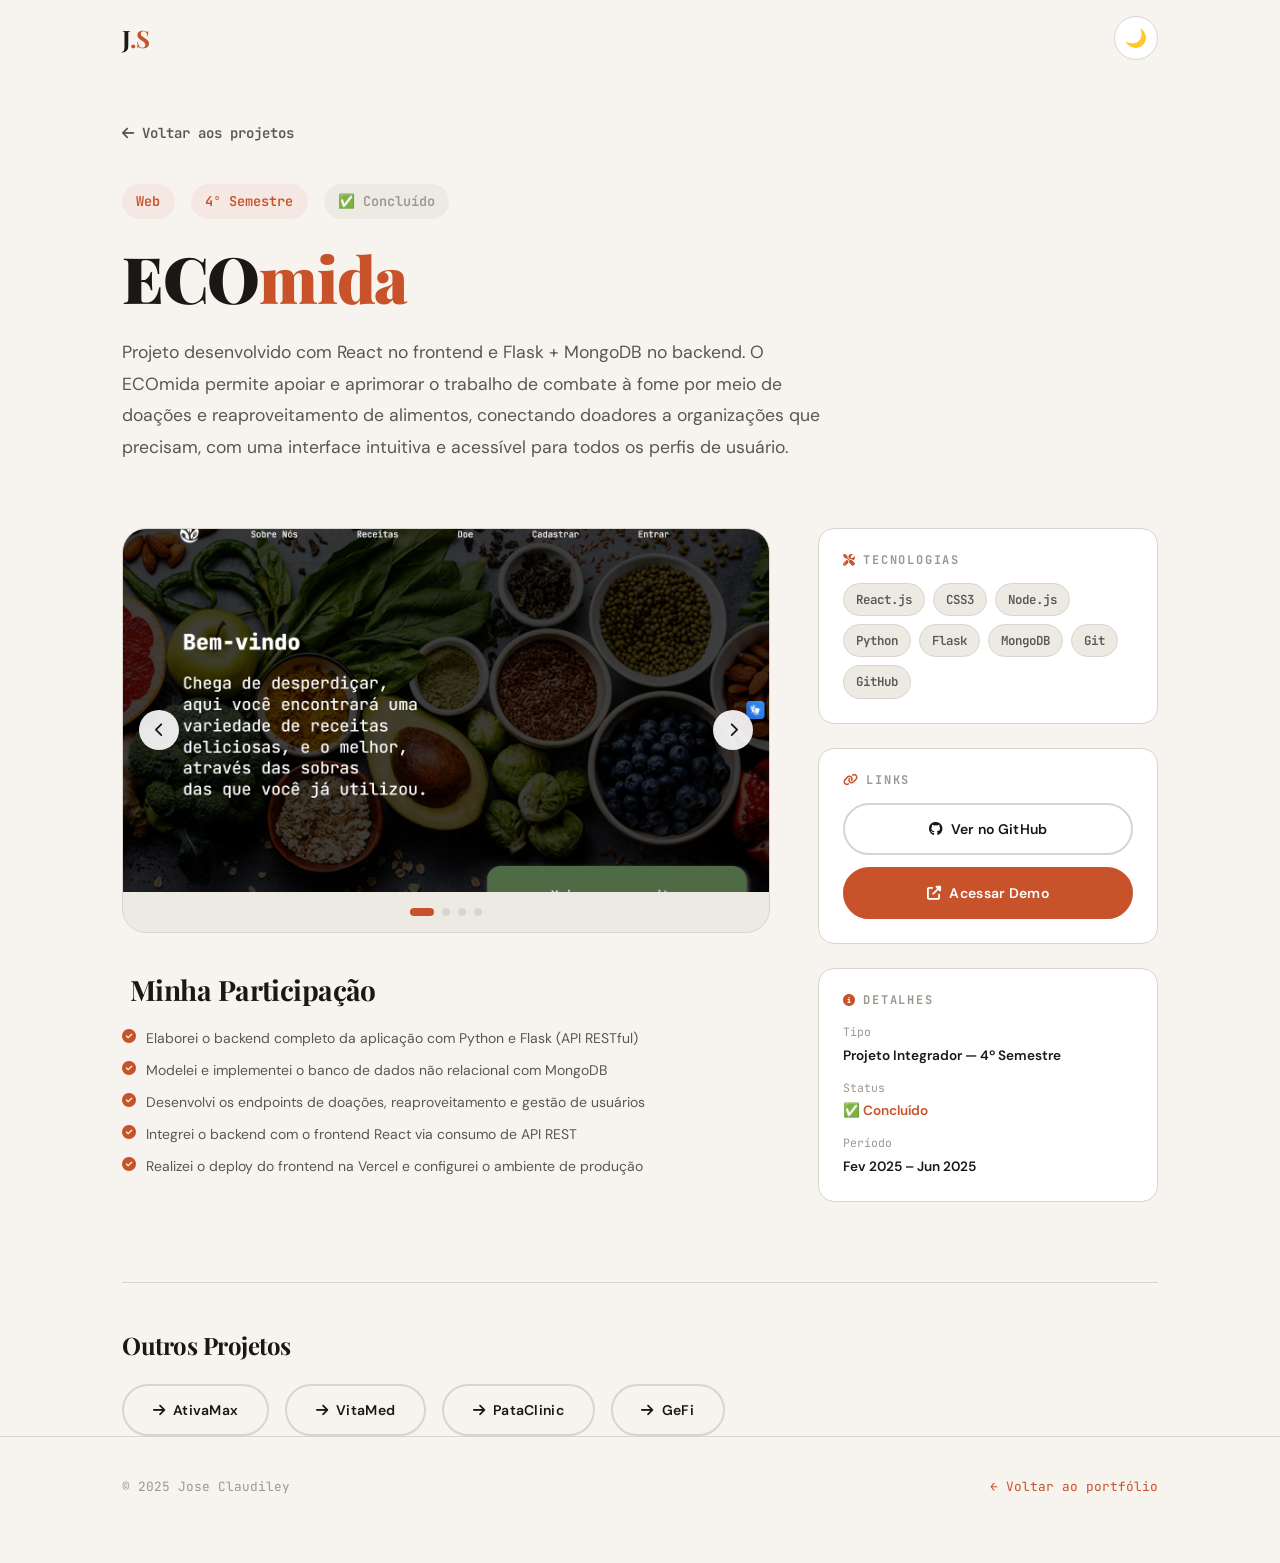
<file: projeto4.html>
<!DOCTYPE html>
<html lang="pt-BR" data-theme="light">
<head>
  <meta charset="UTF-8" />
  <meta name="viewport" content="width=device-width, initial-scale=1.0" />
  <title>ECOmida | Portfólio</title>
  <meta name="description" content="ECOmida — sistema de doações e reaproveitamento de alimentos com React e Flask." />
  <link rel="icon" href="data:image/svg+xml,<svg xmlns='http://www.w3.org/2000/svg' viewBox='0 0 100 100'><text y='.9em' font-size='90'>👨‍💻</text></svg>" />
  <link rel="manifest" href="manifest.json" />
  <meta name="theme-color" content="#C8522A" />
  <link rel="preconnect" href="https://fonts.googleapis.com" />
  <link rel="preconnect" href="https://fonts.gstatic.com" crossorigin />
  <link href="https://fonts.googleapis.com/css2?family=Playfair+Display:wght@400;700;900&family=DM+Sans:wght@300;400;500;600&family=JetBrains+Mono:wght@400;500&display=swap" rel="stylesheet" />
  <link rel="stylesheet" href="https://cdnjs.cloudflare.com/ajax/libs/font-awesome/6.5.0/css/all.min.css" />
  <link rel="stylesheet" href="css/style.css" />
  <link rel="stylesheet" href="/css/vlibras-widget.css">
</head>
<body>
  <header class="site-header" role="banner">
    <div class="container">
      <div class="header-inner">
        <a href="index.html" class="logo">J<span>.S</span></a>
        <div class="header-controls">
          <button class="theme-toggle" id="theme-toggle" aria-label="Alternar tema">🌙</button>
        </div>
      </div>
    </div>
  </header>

  <main>
    <div class="project-page">
      <div class="container">
        <a href="index.html#projetos" class="back-btn"><i class="fas fa-arrow-left"></i> Voltar aos projetos</a>

        <div class="project-hero reveal">
          <div class="project-meta">
            <span class="project-tag" style="font-size:0.85rem;padding:0.4rem 0.9rem;">Web</span>
            <span class="project-tag" style="font-size:0.85rem;padding:0.4rem 0.9rem;">4º Semestre</span>
            <span class="project-tag" style="font-size:0.85rem;padding:0.4rem 0.9rem;background:var(--bg-secondary);color:var(--text-muted);">✅ Concluído</span>
          </div>
          <h1 class="project-page-title">ECO<span style="color:var(--accent)">mida</span></h1>
          <p class="project-description">Projeto desenvolvido com React no frontend e Flask + MongoDB no backend. O ECOmida permite apoiar e aprimorar o trabalho de combate à fome por meio de doações e reaproveitamento de alimentos, conectando doadores a organizações que precisam, com uma interface intuitiva e acessível para todos os perfis de usuário.</p>
        </div>

        <div class="project-content">
          <div class="project-main">
            <div class="carousel reveal" aria-label="Screenshots do projeto ECOmida">
              <div class="carousel-track">
                <div class="carousel-slide"><img src="img/projetos/projeto4.png" alt="ECOmida - Tela Principal" loading="lazy" onerror="this.parentElement.innerHTML='🌱 Tela Principal'"></div>
                <div class="carousel-slide"><img src="img/projetos/projeto4-1.png" alt="ECOmida - Doações" loading="lazy" onerror="this.parentElement.innerHTML='🌱 Doações'"></div>
                <div class="carousel-slide"><img src="img/projetos/projeto4-2.png" alt="ECOmida - Mapa" loading="lazy" onerror="this.parentElement.innerHTML='🌱 Mapa'"></div>
                <div class="carousel-slide"><img src="img/projetos/projeto4-3.png" alt="ECOmida - Dashboard" loading="lazy" onerror="this.parentElement.innerHTML='🌱 Dashboard'"></div>
              </div>
              <button class="carousel-btn prev" aria-label="Slide anterior"><i class="fas fa-chevron-left"></i></button>
              <button class="carousel-btn next" aria-label="Próximo slide"><i class="fas fa-chevron-right"></i></button>
              <div class="carousel-dots"></div>
            </div>

            <div class="reveal reveal-delay-1">
              <h2 style="font-family:var(--font-display);font-size:1.75rem;margin-bottom:1.25rem;">
                <i class="fas fa-user-code" style="color:var(--accent);margin-right:0.5rem;"></i>Minha Participação
              </h2>
              <ul class="participation-list">
                <li class="participation-item"><i class="fas fa-check-circle"></i>Elaborei o backend completo da aplicação com Python e Flask (API RESTful)</li>
                <li class="participation-item"><i class="fas fa-check-circle"></i>Modelei e implementei o banco de dados não relacional com MongoDB</li>
                <li class="participation-item"><i class="fas fa-check-circle"></i>Desenvolvi os endpoints de doações, reaproveitamento e gestão de usuários</li>
                <li class="participation-item"><i class="fas fa-check-circle"></i>Integrei o backend com o frontend React via consumo de API REST</li>
                <li class="participation-item"><i class="fas fa-check-circle"></i>Realizei o deploy do frontend na Vercel e configurei o ambiente de produção</li>
              </ul>
            </div>
          </div>

          <aside class="project-sidebar">
            <div class="sidebar-card reveal reveal-delay-1">
              <h3><i class="fas fa-tools" style="margin-right:0.4rem;color:var(--accent);"></i>Tecnologias</h3>
              <div class="tech-badges">
                <span class="tech-badge">React.js</span>
                <span class="tech-badge">CSS3</span>
                <span class="tech-badge">Node.js</span>
                <span class="tech-badge">Python</span>
                <span class="tech-badge">Flask</span>
                <span class="tech-badge">MongoDB</span>
                <span class="tech-badge">Git</span>
                <span class="tech-badge">GitHub</span>
              </div>
            </div>
            <div class="sidebar-card reveal reveal-delay-2">
              <h3><i class="fas fa-link" style="margin-right:0.4rem;color:var(--accent);"></i>Links</h3>
              <div class="project-action-links">
                <a href="https://github.com/Josec690/PI-ECOmida_4DSM" target="_blank" rel="noopener" class="btn btn-outline" style="justify-content:center;"><i class="fab fa-github"></i> Ver no GitHub</a>
                <a href="https://pi-ecomida4dsm.vercel.app/" target="_blank" rel="noopener" class="btn btn-primary" style="justify-content:center;"><i class="fas fa-external-link-alt"></i> Acessar Demo</a>
              </div>
            </div>
            <div class="sidebar-card reveal reveal-delay-3">
              <h3><i class="fas fa-info-circle" style="margin-right:0.4rem;color:var(--accent);"></i>Detalhes</h3>
              <div style="display:flex;flex-direction:column;gap:0.75rem;">
                <div style="font-size:0.85rem;"><span style="color:var(--text-muted);font-family:var(--font-mono);display:block;font-size:0.72rem;margin-bottom:0.2rem;">Tipo</span><span style="font-weight:600;">Projeto Integrador — 4º Semestre</span></div>
                <div style="font-size:0.85rem;"><span style="color:var(--text-muted);font-family:var(--font-mono);display:block;font-size:0.72rem;margin-bottom:0.2rem;">Status</span><span style="font-weight:600;color:var(--accent);">✅ Concluído</span></div>
                <div style="font-size:0.85rem;"><span style="color:var(--text-muted);font-family:var(--font-mono);display:block;font-size:0.72rem;margin-bottom:0.2rem;">Período</span><span style="font-weight:600;">Fev 2025 – Jun 2025</span></div>
              </div>
            </div>
          </aside>
        </div>

        <div style="margin-top:5rem;padding-top:3rem;border-top:1px solid var(--border);" class="reveal">
          <h2 style="font-family:var(--font-display);font-size:1.5rem;margin-bottom:1.5rem;">Outros Projetos</h2>
          <div style="display:flex;gap:1rem;flex-wrap:wrap;">
            <a href="projeto1.html" class="btn btn-outline"><i class="fas fa-arrow-right"></i> AtivaMax</a>
            <a href="projeto2.html" class="btn btn-outline"><i class="fas fa-arrow-right"></i> VitaMed</a>
            <a href="projeto3.html" class="btn btn-outline"><i class="fas fa-arrow-right"></i> PataClinic</a>
            <a href="projeto5.html" class="btn btn-outline"><i class="fas fa-arrow-right"></i> GeFi</a>
          </div>
        </div>
      </div>
    </div>
  </main>

  <footer class="site-footer">
    <div class="container">
      <div class="footer-inner">
        <p class="footer-copy">© 2025 Jose Claudiley</p>
        <a href="index.html" class="footer-copy" style="color:var(--accent);">← Voltar ao portfólio</a>
      </div>
    </div>
  </footer>
  <button class="scroll-top" id="scroll-top" aria-label="Voltar ao topo"><i class="fas fa-arrow-up"></i></button>
  <script src="js/main.js"></script>
  <script src="js/vlibras-widget.js"></script>
</body>
</html>
</file>
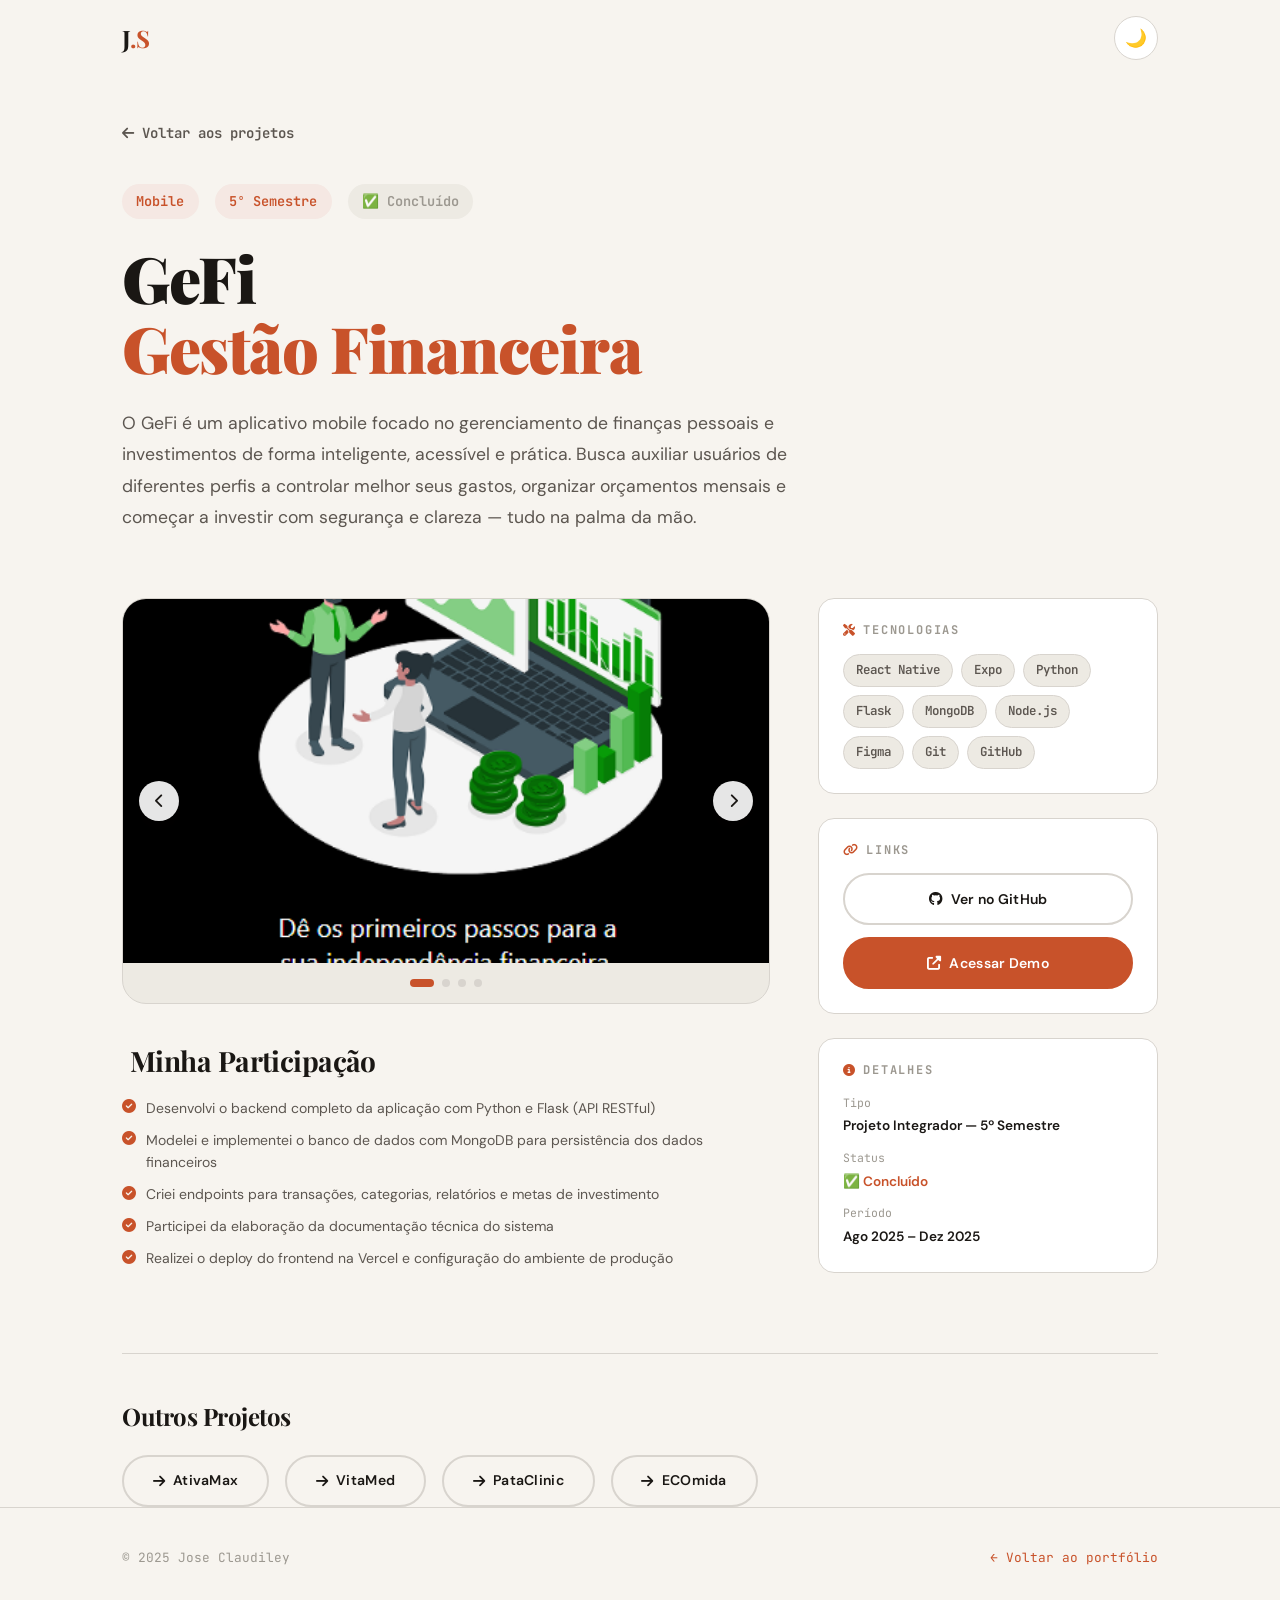
<file: projeto5.html>
<!DOCTYPE html>
<html lang="pt-BR" data-theme="light">
<head>
  <meta charset="UTF-8" />
  <meta name="viewport" content="width=device-width, initial-scale=1.0" />
  <title>GeFi — Gestão Financeira | Portfólio</title>
  <meta name="description" content="GeFi — aplicativo mobile de gestão de finanças pessoais com React Native e Flask." />
  <link rel="icon" href="data:image/svg+xml,<svg xmlns='http://www.w3.org/2000/svg' viewBox='0 0 100 100'><text y='.9em' font-size='90'>👨‍💻</text></svg>" />
  <link rel="manifest" href="manifest.json" />
  <meta name="theme-color" content="#C8522A" />
  <link rel="preconnect" href="https://fonts.googleapis.com" />
  <link rel="preconnect" href="https://fonts.gstatic.com" crossorigin />
  <link href="https://fonts.googleapis.com/css2?family=Playfair+Display:wght@400;700;900&family=DM+Sans:wght@300;400;500;600&family=JetBrains+Mono:wght@400;500&display=swap" rel="stylesheet" />
  <link rel="stylesheet" href="https://cdnjs.cloudflare.com/ajax/libs/font-awesome/6.5.0/css/all.min.css" />
  <link rel="stylesheet" href="css/style.css" />
  <link rel="stylesheet" href="/css/vlibras-widget.css">
</head>
<body>
  <header class="site-header" role="banner">
    <div class="container">
      <div class="header-inner">
        <a href="index.html" class="logo">J<span>.S</span></a>
        <div class="header-controls">
          <button class="theme-toggle" id="theme-toggle" aria-label="Alternar tema">🌙</button>
        </div>
      </div>
    </div>
  </header>

  <main>
    <div class="project-page">
      <div class="container">
        <a href="index.html#projetos" class="back-btn"><i class="fas fa-arrow-left"></i> Voltar aos projetos</a>

        <div class="project-hero reveal">
          <div class="project-meta">
            <span class="project-tag" style="font-size:0.85rem;padding:0.4rem 0.9rem;">Mobile</span>
            <span class="project-tag" style="font-size:0.85rem;padding:0.4rem 0.9rem;">5º Semestre</span>
            <span class="project-tag" style="font-size:0.85rem;padding:0.4rem 0.9rem;background:var(--bg-secondary);color:var(--text-muted);">✅ Concluído</span>
          </div>
          <h1 class="project-page-title">GeFi<br /><span style="color:var(--accent)">Gestão Financeira</span></h1>
          <p class="project-description">O GeFi é um aplicativo mobile focado no gerenciamento de finanças pessoais e investimentos de forma inteligente, acessível e prática. Busca auxiliar usuários de diferentes perfis a controlar melhor seus gastos, organizar orçamentos mensais e começar a investir com segurança e clareza — tudo na palma da mão.</p>
        </div>

        <div class="project-content">
          <div class="project-main">
            <div class="carousel reveal" aria-label="Screenshots do projeto GeFi">
              <div class="carousel-track">
                <div class="carousel-slide"><img src="img/projetos/projeto5.png" alt="GeFi - Tela Principal" loading="lazy" onerror="this.parentElement.innerHTML='💰 Tela Principal'"></div>
                <div class="carousel-slide"><img src="img/projetos/projeto5-1.png" alt="GeFi - Dashboard" loading="lazy" onerror="this.parentElement.innerHTML='💰 Dashboard'"></div>
                <div class="carousel-slide"><img src="img/projetos/projeto5-2.png" alt="GeFi - Gastos" loading="lazy" onerror="this.parentElement.innerHTML='💰 Controle de Gastos'"></div>
                <div class="carousel-slide"><img src="img/projetos/projeto5-3.png" alt="GeFi - Investimentos" loading="lazy" onerror="this.parentElement.innerHTML='💰 Investimentos'"></div>
              </div>
              <button class="carousel-btn prev" aria-label="Slide anterior"><i class="fas fa-chevron-left"></i></button>
              <button class="carousel-btn next" aria-label="Próximo slide"><i class="fas fa-chevron-right"></i></button>
              <div class="carousel-dots"></div>
            </div>

            <div class="reveal reveal-delay-1">
              <h2 style="font-family:var(--font-display);font-size:1.75rem;margin-bottom:1.25rem;">
                <i class="fas fa-user-code" style="color:var(--accent);margin-right:0.5rem;"></i>Minha Participação
              </h2>
              <ul class="participation-list">
                <li class="participation-item"><i class="fas fa-check-circle"></i>Desenvolvi o backend completo da aplicação com Python e Flask (API RESTful)</li>
                <li class="participation-item"><i class="fas fa-check-circle"></i>Modelei e implementei o banco de dados com MongoDB para persistência dos dados financeiros</li>
                <li class="participation-item"><i class="fas fa-check-circle"></i>Criei endpoints para transações, categorias, relatórios e metas de investimento</li>
                <li class="participation-item"><i class="fas fa-check-circle"></i>Participei da elaboração da documentação técnica do sistema</li>
                <li class="participation-item"><i class="fas fa-check-circle"></i>Realizei o deploy do frontend na Vercel e configuração do ambiente de produção</li>
              </ul>
            </div>
          </div>

          <aside class="project-sidebar">
            <div class="sidebar-card reveal reveal-delay-1">
              <h3><i class="fas fa-tools" style="margin-right:0.4rem;color:var(--accent);"></i>Tecnologias</h3>
              <div class="tech-badges">
                <span class="tech-badge">React Native</span>
                <span class="tech-badge">Expo</span>
                <span class="tech-badge">Python</span>
                <span class="tech-badge">Flask</span>
                <span class="tech-badge">MongoDB</span>
                <span class="tech-badge">Node.js</span>
                <span class="tech-badge">Figma</span>
                <span class="tech-badge">Git</span>
                <span class="tech-badge">GitHub</span>
              </div>
            </div>
            <div class="sidebar-card reveal reveal-delay-2">
              <h3><i class="fas fa-link" style="margin-right:0.4rem;color:var(--accent);"></i>Links</h3>
              <div class="project-action-links">
                <a href="https://github.com/Josec690/PI-Gefi-5DSM" target="_blank" rel="noopener" class="btn btn-outline" style="justify-content:center;"><i class="fab fa-github"></i> Ver no GitHub</a>
                <a href="https://frontend-gefi-5-dsm.vercel.app/" target="_blank" rel="noopener" class="btn btn-primary" style="justify-content:center;"><i class="fas fa-external-link-alt"></i> Acessar Demo</a>
              </div>
            </div>
            <div class="sidebar-card reveal reveal-delay-3">
              <h3><i class="fas fa-info-circle" style="margin-right:0.4rem;color:var(--accent);"></i>Detalhes</h3>
              <div style="display:flex;flex-direction:column;gap:0.75rem;">
                <div style="font-size:0.85rem;"><span style="color:var(--text-muted);font-family:var(--font-mono);display:block;font-size:0.72rem;margin-bottom:0.2rem;">Tipo</span><span style="font-weight:600;">Projeto Integrador — 5º Semestre</span></div>
                <div style="font-size:0.85rem;"><span style="color:var(--text-muted);font-family:var(--font-mono);display:block;font-size:0.72rem;margin-bottom:0.2rem;">Status</span><span style="font-weight:600;color:var(--accent);">✅ Concluído</span></div>
                <div style="font-size:0.85rem;"><span style="color:var(--text-muted);font-family:var(--font-mono);display:block;font-size:0.72rem;margin-bottom:0.2rem;">Período</span><span style="font-weight:600;">Ago 2025 – Dez 2025</span></div>
              </div>
            </div>
          </aside>
        </div>

        <div style="margin-top:5rem;padding-top:3rem;border-top:1px solid var(--border);" class="reveal">
          <h2 style="font-family:var(--font-display);font-size:1.5rem;margin-bottom:1.5rem;">Outros Projetos</h2>
          <div style="display:flex;gap:1rem;flex-wrap:wrap;">
            <a href="projeto1.html" class="btn btn-outline"><i class="fas fa-arrow-right"></i> AtivaMax</a>
            <a href="projeto2.html" class="btn btn-outline"><i class="fas fa-arrow-right"></i> VitaMed</a>
            <a href="projeto3.html" class="btn btn-outline"><i class="fas fa-arrow-right"></i> PataClinic</a>
            <a href="projeto4.html" class="btn btn-outline"><i class="fas fa-arrow-right"></i> ECOmida</a>
          </div>
        </div>
      </div>
    </div>
  </main>

  <footer class="site-footer">
    <div class="container">
      <div class="footer-inner">
        <p class="footer-copy">© 2025 Jose Claudiley</p>
        <a href="index.html" class="footer-copy" style="color:var(--accent);">← Voltar ao portfólio</a>
      </div>
    </div>
  </footer>
  <button class="scroll-top" id="scroll-top" aria-label="Voltar ao topo"><i class="fas fa-arrow-up"></i></button>
  <script src="js/main.js"></script>
  <script src="js/vlibras-widget.js"></script>
</body>
</html>
</file>
<file: css/style.css>
/* GOOGLE FONTS
 */
@import url('https://fonts.googleapis.com/css2?family=Playfair+Display:wght@400;700;900&family=DM+Sans:wght@300;400;500;600&family=JetBrains+Mono:wght@400;500&display=swap');

:root {
  /* Light Mode */
  --bg-primary: #F7F4EF;
  --bg-secondary: #EDEAE3;
  --bg-card: #FFFFFF;
  --text-primary: #1A1714;
  --text-secondary: #5C5650;
  --text-muted: #9C9890;
  --accent: #C8522A;
  --accent-light: #E8734A;
  --accent-ultra-light: #F5E8E3;
  --border: #D8D4CE;
  --shadow-sm: 0 2px 8px rgba(26,23,20,0.06);
  --shadow-md: 0 8px 32px rgba(26,23,20,0.10);
  --shadow-lg: 0 24px 64px rgba(26,23,20,0.14);

  /* Typography */
  --font-display: 'Playfair Display', Georgia, serif;
  --font-body: 'DM Sans', system-ui, sans-serif;
  --font-mono: 'JetBrains Mono', 'Courier New', monospace;

  /* Spacing */
  --space-xs: 0.5rem;
  --space-sm: 1rem;
  --space-md: 2rem;
  --space-lg: 4rem;
  --space-xl: 8rem;

  /* Radius */
  --radius-sm: 8px;
  --radius-md: 16px;
  --radius-lg: 24px;
  --radius-full: 9999px;

  /* Transitions */
  --transition-fast: 150ms cubic-bezier(0.4, 0, 0.2, 1);
  --transition-mid: 300ms cubic-bezier(0.4, 0, 0.2, 1);
  --transition-slow: 600ms cubic-bezier(0.4, 0, 0.2, 1);
}

/* --- DARK MODE --- */
[data-theme="dark"] {
  --bg-primary: #121010;
  --bg-secondary: #1C1A18;
  --bg-card: #221F1C;
  --text-primary: #F0EDE8;
  --text-secondary: #A8A49E;
  --text-muted: #686460;
  --accent: #E8734A;
  --accent-light: #F09070;
  --accent-ultra-light: #2A1F1A;
  --border: #302C28;
  --shadow-sm: 0 2px 8px rgba(0,0,0,0.3);
  --shadow-md: 0 8px 32px rgba(0,0,0,0.4);
  --shadow-lg: 0 24px 64px rgba(0,0,0,0.5);
}

/* --- RESET --- */
*, *::before, *::after {
  box-sizing: border-box;
  margin: 0;
  padding: 0;
}

html {
  scroll-behavior: smooth;
  font-size: 16px;
}

body {
  font-family: var(--font-body);
  background-color: var(--bg-primary);
  color: var(--text-primary);
  line-height: 1.6;
  transition: background-color var(--transition-mid), color var(--transition-mid);
  overflow-x: hidden;
}

img {
  max-width: 100%;
  height: auto;
  display: block;
}

a {
  color: inherit;
  text-decoration: none;
}

ul { list-style: none; }

/* --- TYPOGRAPHY --- */
h1, h2, h3, h4 {
  font-family: var(--font-display);
  line-height: 1.2;
  letter-spacing: -0.02em;
}

/* --- LAYOUT UTILITIES --- */
.container {
  width: 100%;
  max-width: 1100px;
  margin: 0 auto;
  padding: 0 var(--space-md);
}

.section {
  padding: var(--space-xl) 0;
}

/* --- SCROLL REVEAL ANIMATION --- */
.reveal {
  opacity: 0;
  transform: translateY(40px);
  transition: opacity 0.7s cubic-bezier(0.4,0,0.2,1), transform 0.7s cubic-bezier(0.4,0,0.2,1);
}
.reveal.visible {
  opacity: 1;
  transform: translateY(0);
}
.reveal-delay-1 { transition-delay: 0.1s; }
.reveal-delay-2 { transition-delay: 0.2s; }
.reveal-delay-3 { transition-delay: 0.3s; }
.reveal-delay-4 { transition-delay: 0.4s; }

/* HEADER */
.site-header {
  position: fixed;
  top: 0;
  left: 0;
  right: 0;
  z-index: 1000;
  padding: 1rem 0;
  transition: all var(--transition-mid);
}

.site-header.scrolled {
  background: var(--bg-primary);
  border-bottom: 1px solid var(--border);
  box-shadow: var(--shadow-sm);
}

.header-inner {
  display: flex;
  align-items: center;
  justify-content: space-between;
}

.logo {
  font-family: var(--font-display);
  font-size: clamp(1.2rem, 3vw, 1.5rem);
  font-weight: 700;
  color: var(--text-primary);
  letter-spacing: -0.03em;
}

.logo span {
  color: var(--accent);
}

.nav-links {
  display: flex;
  gap: 2rem;
  align-items: center;
}

.nav-links a {
  font-size: 0.875rem;
  font-weight: 500;
  color: var(--text-secondary);
  letter-spacing: 0.05em;
  text-transform: uppercase;
  transition: color var(--transition-fast);
  position: relative;
}

.nav-links a::after {
  content: '';
  position: absolute;
  bottom: -4px;
  left: 0;
  width: 0;
  height: 2px;
  background: var(--accent);
  transition: width var(--transition-mid);
}

.nav-links a:hover {
  color: var(--accent);
}

.nav-links a:hover::after {
  width: 100%;
}

.header-controls {
  display: flex;
  align-items: center;
  gap: 1rem;
}

/* --- THEME TOGGLE --- */
.theme-toggle {
  width: 44px;
  height: 44px;
  border-radius: var(--radius-full);
  border: 1px solid var(--border);
  background: var(--bg-card);
  cursor: pointer;
  display: flex;
  align-items: center;
  justify-content: center;
  font-size: 1.1rem;
  transition: all var(--transition-fast);
  color: var(--text-primary);
}

.theme-toggle:hover {
  background: var(--accent);
  border-color: var(--accent);
  color: white;
  transform: rotate(20deg);
}

/* --- HAMBURGER --- */
.hamburger {
  display: none;
  flex-direction: column;
  gap: 5px;
  cursor: pointer;
  padding: 8px;
  background: none;
  border: none;
}

.hamburger span {
  display: block;
  width: 24px;
  height: 2px;
  background: var(--text-primary);
  border-radius: 2px;
  transition: all var(--transition-mid);
}

.hamburger.active span:nth-child(1) {
  transform: translateY(7px) rotate(45deg);
}
.hamburger.active span:nth-child(2) {
  opacity: 0;
  transform: scaleX(0);
}
.hamburger.active span:nth-child(3) {
  transform: translateY(-7px) rotate(-45deg);
}

/* --- MOBILE NAV --- */
.mobile-nav {
  display: none;
  position: fixed;
  top: 0;
  left: 0;
  right: 0;
  bottom: 0;
  background: var(--bg-primary);
  z-index: 999;
  flex-direction: column;
  align-items: center;
  justify-content: center;
  gap: 2.5rem;
  transform: translateX(100%);
  transition: transform var(--transition-mid);
}

.mobile-nav.open {
  transform: translateX(0);
}

.mobile-nav a {
  font-family: var(--font-display);
  font-size: clamp(2rem, 8vw, 3.5rem);
  font-weight: 700;
  color: var(--text-primary);
  transition: color var(--transition-fast);
}

.mobile-nav a:hover {
  color: var(--accent);
}

/* APRESENTAÇÃO */
.hero {
  min-height: 100vh;
  display: flex;
  align-items: center;
  padding-top: 80px;
  position: relative;
  overflow: hidden;
}

.hero::before {
  content: '';
  position: absolute;
  top: -200px;
  right: -200px;
  width: 600px;
  height: 600px;
  border-radius: 50%;
  background: radial-gradient(circle, var(--accent-ultra-light) 0%, transparent 70%);
  pointer-events: none;
}

.hero-layout {
  display: grid;
  grid-template-columns: 1fr 1fr;
  gap: 4rem;
  align-items: center;
}

.hero-text {}

.hero-eyebrow {
  display: inline-flex;
  align-items: center;
  gap: 0.5rem;
  font-size: 0.8rem;
  font-weight: 600;
  letter-spacing: 0.15em;
  text-transform: uppercase;
  color: var(--accent);
  margin-bottom: 1.5rem;
  font-family: var(--font-mono);
}

.hero-eyebrow::before {
  content: '';
  display: inline-block;
  width: 32px;
  height: 2px;
  background: var(--accent);
}

.hero-name {
  font-size: clamp(2.8rem, 6vw, 5rem);
  font-weight: 900;
  line-height: 1.05;
  margin-bottom: 1.5rem;
  color: var(--text-primary);
}

.hero-name .accent-line {
  color: var(--accent);
  display: block;
}

.hero-tagline {
  font-size: clamp(1rem, 2vw, 1.2rem);
  color: var(--text-secondary);
  margin-bottom: 2.5rem;
  max-width: 480px;
  font-weight: 300;
  line-height: 1.7;
}

.hero-actions {
  display: flex;
  gap: 1rem;
  flex-wrap: wrap;
}

/* --- BUTTONS --- */
.btn {
  display: inline-flex;
  align-items: center;
  gap: 0.5rem;
  padding: 0.8rem 1.8rem;
  border-radius: var(--radius-full);
  font-family: var(--font-body);
  font-size: 0.875rem;
  font-weight: 600;
  letter-spacing: 0.02em;
  cursor: pointer;
  transition: all var(--transition-mid);
  border: 2px solid transparent;
  text-decoration: none;
}

.btn-primary {
  background: var(--accent);
  color: white;
  border-color: var(--accent);
}

.btn-primary:hover {
  background: var(--accent-light);
  border-color: var(--accent-light);
  transform: translateY(-2px);
  box-shadow: 0 8px 24px rgba(200,82,42,0.35);
}

.btn-outline {
  background: transparent;
  color: var(--text-primary);
  border-color: var(--border);
}

.btn-outline:hover {
  border-color: var(--accent);
  color: var(--accent);
  transform: translateY(-2px);
}

.btn-sm {
  padding: 0.5rem 1.2rem;
  font-size: 0.8rem;
}

/* --- HERO VISUAL --- */
.hero-visual {
  display: flex;
  justify-content: center;
  align-items: center;
}

.profile-frame {
  position: relative;
  width: 320px;
  height: 320px;
}

.profile-frame::before {
  content: '';
  position: absolute;
  inset: -12px;
  border-radius: 50%;
  border: 2px dashed var(--border);
  animation: spin-slow 20s linear infinite;
}

.profile-frame::after {
  content: '';
  position: absolute;
  top: -6px;
  right: -6px;
  width: 40px;
  height: 40px;
  border-radius: 50%;
  background: var(--accent);
}

@keyframes spin-slow {
  to { transform: rotate(360deg); }
}

.profile-img {
  width: 100%;
  height: 100%;
  border-radius: 50%;
  object-fit: cover;
  border: 4px solid var(--bg-primary);
  box-shadow: var(--shadow-lg);
}

.profile-placeholder {
  width: 100%;
  height: 100%;
  border-radius: 50%;
  overflow: hidden;
  background: linear-gradient(135deg, var(--accent-ultra-light), var(--bg-secondary));
  border: 4px solid var(--bg-primary);
  box-shadow: var(--shadow-lg);
  display: flex;
  align-items: center;
  justify-content: center;
  font-size: 5rem;
  color: var(--accent);
}

.profile-placeholder[data-fallback='true']::before {
  content: '\f007';
  font-family: 'Font Awesome 6 Free';
  font-weight: 900;
}

.github-chip {
  position: absolute;
  bottom: 10px;
  left: 50%;
  transform: translateX(-50%);
  display: flex;
  align-items: center;
  gap: 0.5rem;
  padding: 0.5rem 1rem;
  background: var(--bg-card);
  border: 1px solid var(--border);
  border-radius: var(--radius-full);
  font-size: 0.8rem;
  font-weight: 600;
  font-family: var(--font-mono);
  box-shadow: var(--shadow-md);
  white-space: nowrap;
  color: var(--text-primary);
  transition: all var(--transition-fast);
}

.github-chip:hover {
  border-color: var(--accent);
  color: var(--accent);
}

.hero-scroll {
  position: absolute;
  bottom: 2rem;
  left: 50%;
  transform: translateX(-50%);
  display: flex;
  flex-direction: column;
  align-items: center;
  gap: 0.5rem;
  font-size: 0.7rem;
  letter-spacing: 0.15em;
  text-transform: uppercase;
  color: var(--text-muted);
  font-family: var(--font-mono);
  animation: bounce 2s ease infinite;
}

.hero-scroll::after {
  content: '';
  width: 1px;
  height: 40px;
  background: linear-gradient(to bottom, var(--text-muted), transparent);
}

@keyframes bounce {
  0%, 100% { transform: translateX(-50%) translateY(0); }
  50% { transform: translateX(-50%) translateY(6px); }
}

/* LABELS */

.section-label {
  display: flex;
  align-items: center;
  gap: 1rem;
  margin-bottom: 3rem;
}

.section-label-text {
  font-size: 0.75rem;
  font-weight: 600;
  letter-spacing: 0.2em;
  text-transform: uppercase;
  color: var(--accent);
  font-family: var(--font-mono);
}

.section-label-line {
  flex: 1;
  height: 1px;
  background: var(--border);
}

.section-title {
  font-size: clamp(2rem, 4vw, 3rem);
  font-weight: 900;
  margin-bottom: 0.75rem;
}

.section-subtitle {
  font-size: 1.05rem;
  color: var(--text-secondary);
  font-weight: 300;
}

/* ACADEMICO */
.academic-section {
  background: var(--bg-secondary);
}

.academic-card {
  background: var(--bg-card);
  border: 1px solid var(--border);
  border-radius: var(--radius-lg);
  padding: 2.5rem;
  display: flex;
  align-items: flex-start;
  gap: 2rem;
  box-shadow: var(--shadow-sm);
  transition: all var(--transition-mid);
}

.academic-card:hover {
  box-shadow: var(--shadow-md);
  transform: translateY(-4px);
}

.academic-icon {
  flex-shrink: 0;
  width: 64px;
  height: 64px;
  background: var(--accent-ultra-light);
  border-radius: var(--radius-md);
  display: flex;
  align-items: center;
  justify-content: center;
  font-size: 1.75rem;
}

.academic-body {}

.academic-body h3 {
  font-family: var(--font-display);
  font-size: 1.5rem;
  font-weight: 700;
  margin-bottom: 0.25rem;
}

.academic-institution {
  font-size: 1rem;
  color: var(--accent);
  font-weight: 600;
  margin-bottom: 1rem;
}

.academic-meta {
  display: flex;
  gap: 1.5rem;
  flex-wrap: wrap;
}

.academic-meta-item {
  display: flex;
  align-items: center;
  gap: 0.4rem;
  font-size: 0.875rem;
  color: var(--text-secondary);
  font-family: var(--font-mono);
}

/* EXPERIENCIA */

.experience-card {
  background: var(--bg-card);
  border: 1px solid var(--border);
  border-radius: var(--radius-lg);
  padding: 2.5rem;
  box-shadow: var(--shadow-sm);
  transition: all var(--transition-mid);
  position: relative;
  overflow: hidden;
}

.experience-card::before {
  content: '';
  position: absolute;
  left: 0;
  top: 0;
  bottom: 0;
  width: 4px;
  background: var(--accent);
}

.experience-card:hover {
  box-shadow: var(--shadow-md);
  transform: translateY(-4px);
}

.exp-header {
  display: flex;
  justify-content: space-between;
  align-items: flex-start;
  margin-bottom: 0.5rem;
  flex-wrap: wrap;
  gap: 1rem;
}

.exp-company {
  font-family: var(--font-display);
  font-size: 1.5rem;
  font-weight: 700;
}

.exp-badge {
  display: inline-flex;
  align-items: center;
  gap: 0.35rem;
  padding: 0.3rem 0.8rem;
  background: var(--accent-ultra-light);
  color: var(--accent);
  border-radius: var(--radius-full);
  font-size: 0.75rem;
  font-weight: 600;
  font-family: var(--font-mono);
}

.exp-badge::before {
  content: '';
  width: 6px;
  height: 6px;
  border-radius: 50%;
  background: var(--accent);
  animation: pulse-dot 2s ease infinite;
}

@keyframes pulse-dot {
  0%, 100% { opacity: 1; transform: scale(1); }
  50% { opacity: 0.5; transform: scale(0.8); }
}

.exp-role {
  font-size: 1rem;
  color: var(--accent);
  font-weight: 600;
  margin-bottom: 0.25rem;
}

.exp-period {
  font-size: 0.8rem;
  color: var(--text-muted);
  font-family: var(--font-mono);
  margin-bottom: 1.5rem;
}

.exp-activities h4 {
  font-size: 0.75rem;
  font-weight: 700;
  letter-spacing: 0.15em;
  text-transform: uppercase;
  color: var(--text-muted);
  margin-bottom: 0.75rem;
  font-family: var(--font-mono);
}

.activity-list {
  display: flex;
  flex-direction: column;
  gap: 0.6rem;
}

.activity-item {
  display: flex;
  align-items: flex-start;
  gap: 0.75rem;
  font-size: 0.9rem;
  color: var(--text-secondary);
}

.activity-item::before {
  content: '→';
  color: var(--accent);
  flex-shrink: 0;
  font-family: var(--font-mono);
  margin-top: 0.1em;
}

/* CURSOS */
.courses-section {
  background: var(--bg-secondary);
}

.courses-grid {
  display: grid;
  grid-template-columns: repeat(auto-fill, minmax(280px, 1fr));
  gap: 1.5rem;
}

.course-card {
  background: var(--bg-card);
  border: 1px solid var(--border);
  border-radius: var(--radius-md);
  padding: 1.75rem;
  box-shadow: var(--shadow-sm);
  transition: all var(--transition-mid);
  position: relative;
  overflow: hidden;
}

.course-card::after {
  content: '';
  position: absolute;
  bottom: 0;
  left: 0;
  right: 0;
  height: 3px;
  background: linear-gradient(90deg, var(--accent), var(--accent-light));
  transform: scaleX(0);
  transform-origin: left;
  transition: transform var(--transition-mid);
}

.course-card:hover {
  box-shadow: var(--shadow-md);
  transform: translateY(-4px);
}

.course-card:hover::after {
  transform: scaleX(1);
}

.course-icon {
  font-size: 2rem;
  margin-bottom: 1rem;
}

.course-title {
  font-family: var(--font-display);
  font-size: 1.05rem;
  font-weight: 700;
  margin-bottom: 0.4rem;
  line-height: 1.3;
}

.course-institution {
  font-size: 0.8rem;
  color: var(--accent);
  font-weight: 600;
  font-family: var(--font-mono);
  margin-bottom: 0.5rem;
}

.course-year {
  font-size: 0.75rem;
  color: var(--text-muted);
  font-family: var(--font-mono);
}

.course-hours {
  display: inline-block;
  margin-top: 0.75rem;
  padding: 0.2rem 0.6rem;
  background: var(--accent-ultra-light);
  color: var(--accent);
  border-radius: var(--radius-full);
  font-size: 0.72rem;
  font-weight: 600;
  font-family: var(--font-mono);
}

/* IDIOMAS */

.languages-grid {
  display: grid;
  grid-template-columns: repeat(auto-fill, minmax(200px, 1fr));
  gap: 1.25rem;
}

.lang-card {
  background: var(--bg-card);
  border: 1px solid var(--border);
  border-radius: var(--radius-md);
  padding: 1.5rem;
  display: flex;
  align-items: center;
  gap: 1rem;
  box-shadow: var(--shadow-sm);
  transition: all var(--transition-mid);
}

.lang-card:hover {
  border-color: var(--accent);
  transform: translateY(-3px);
  box-shadow: var(--shadow-md);
}

.lang-flag {
  font-size: 2rem;
  flex-shrink: 0;
}

.lang-info {}

.lang-name {
  font-weight: 700;
  font-size: 0.95rem;
  margin-bottom: 0.2rem;
}

.lang-level {
  font-size: 0.75rem;
  color: var(--text-secondary);
  font-family: var(--font-mono);
}

.lang-bar-wrap {
  margin-top: 0.5rem;
  height: 4px;
  background: var(--border);
  border-radius: var(--radius-full);
  overflow: hidden;
}

.lang-bar {
  height: 100%;
  background: var(--accent);
  border-radius: var(--radius-full);
  width: 0;
  transition: width 1.2s cubic-bezier(0.4, 0, 0.2, 1);
}

/* PROJETOS */

.projects-section {
  background: var(--bg-secondary);
}

.projects-grid {
  display: grid;
  grid-template-columns: repeat(auto-fill, minmax(320px, 1fr));
  gap: 1.75rem;
}

.project-card {
  background: var(--bg-card);
  border: 1px solid var(--border);
  border-radius: var(--radius-lg);
  overflow: hidden;
  box-shadow: var(--shadow-sm);
  transition: all var(--transition-mid);
  cursor: pointer;
  text-decoration: none;
  color: inherit;
  display: block;
}

.project-card:hover {
  box-shadow: var(--shadow-lg);
  transform: translateY(-6px);
}

.project-thumb {
  width: 100%;
  height: 200px;
  background: linear-gradient(135deg, var(--bg-secondary) 0%, var(--accent-ultra-light) 100%);
  display: flex;
  align-items: center;
  justify-content: center;
  font-size: 4rem;
  position: relative;
  overflow: hidden;
}

.project-thumb img {
  width: 100%;
  height: 100%;
  object-fit: cover;
  transition: transform var(--transition-slow);
}

.project-card:hover .project-thumb img {
  transform: scale(1.05);
}

.project-overlay {
  position: absolute;
  inset: 0;
  background: rgba(200,82,42,0.85);
  display: flex;
  align-items: center;
  justify-content: center;
  gap: 1rem;
  opacity: 0;
  transition: opacity var(--transition-mid);
}

.project-card:hover .project-overlay {
  opacity: 1;
}

.project-overlay-btn {
  padding: 0.5rem 1.2rem;
  background: white;
  color: var(--accent);
  border-radius: var(--radius-full);
  font-size: 0.8rem;
  font-weight: 700;
}

.project-body {
  padding: 1.5rem;
}

.project-tags {
  display: flex;
  flex-wrap: wrap;
  gap: 0.4rem;
  margin-bottom: 0.75rem;
}

.project-tag {
  padding: 0.2rem 0.6rem;
  background: var(--accent-ultra-light);
  color: var(--accent);
  border-radius: var(--radius-full);
  font-size: 0.7rem;
  font-weight: 600;
  font-family: var(--font-mono);
}

.project-title {
  font-family: var(--font-display);
  font-size: 1.2rem;
  font-weight: 700;
  margin-bottom: 0.5rem;
  line-height: 1.3;
}

.project-desc {
  font-size: 0.875rem;
  color: var(--text-secondary);
  line-height: 1.6;
}

.project-footer {
  padding: 1rem 1.5rem;
  border-top: 1px solid var(--border);
  display: flex;
  align-items: center;
  justify-content: space-between;
}

.project-links {
  display: flex;
  gap: 0.75rem;
}

.project-link {
  display: flex;
  align-items: center;
  gap: 0.3rem;
  font-size: 0.78rem;
  font-weight: 600;
  color: var(--text-secondary);
  transition: color var(--transition-fast);
}

.project-link:hover {
  color: var(--accent);
}

.project-arrow {
  font-size: 1.2rem;
  color: var(--accent);
  transition: transform var(--transition-mid);
}

.project-card:hover .project-arrow {
  transform: translateX(4px);
}

/* CONTATO */

.contact-layout {
  display: grid;
  grid-template-columns: 1fr 1fr;
  gap: 4rem;
  align-items: start;
}

.contact-info h2 {
  font-size: clamp(2rem, 4vw, 3rem);
  margin-bottom: 1rem;
}

.contact-info p {
  color: var(--text-secondary);
  margin-bottom: 2rem;
  font-size: 1.05rem;
  line-height: 1.7;
}

.contact-links {
  display: flex;
  flex-direction: column;
  gap: 1rem;
}

.contact-link {
  display: flex;
  align-items: center;
  gap: 1rem;
  padding: 1rem 1.25rem;
  background: var(--bg-card);
  border: 1px solid var(--border);
  border-radius: var(--radius-md);
  transition: all var(--transition-fast);
  color: var(--text-primary);
}

.contact-link:hover {
  border-color: var(--accent);
  color: var(--accent);
  transform: translateX(6px);
}

.contact-link-icon {
  width: 40px;
  height: 40px;
  background: var(--accent-ultra-light);
  border-radius: var(--radius-sm);
  display: flex;
  align-items: center;
  justify-content: center;
  font-size: 1.1rem;
  flex-shrink: 0;
}

.contact-link-text {
  font-size: 0.875rem;
  font-weight: 500;
}

/* --- CONTACT FORM --- */
.contact-form {
  background: var(--bg-card);
  border: 1px solid var(--border);
  border-radius: var(--radius-lg);
  padding: 2rem;
  box-shadow: var(--shadow-sm);
}

.form-group {
  margin-bottom: 1.25rem;
}

.form-group label {
  display: block;
  font-size: 0.8rem;
  font-weight: 600;
  letter-spacing: 0.08em;
  text-transform: uppercase;
  color: var(--text-secondary);
  margin-bottom: 0.5rem;
  font-family: var(--font-mono);
}

.form-group input,
.form-group textarea {
  width: 100%;
  padding: 0.875rem 1rem;
  background: var(--bg-primary);
  border: 1px solid var(--border);
  border-radius: var(--radius-sm);
  font-family: var(--font-body);
  font-size: 0.9rem;
  color: var(--text-primary);
  transition: border-color var(--transition-fast);
  outline: none;
}

.form-group input:focus,
.form-group textarea:focus {
  border-color: var(--accent);
}

.form-group textarea {
  height: 120px;
  resize: vertical;
}

.form-success {
  display: none;
  text-align: center;
  padding: 1rem;
  color: var(--accent);
  font-weight: 600;
}

/* FOOTER */

.site-footer {
  border-top: 1px solid var(--border);
  padding: 2.5rem 0;
}

.footer-inner {
  display: flex;
  align-items: center;
  justify-content: space-between;
  flex-wrap: wrap;
  gap: 1rem;
}

.footer-copy {
  font-size: 0.8rem;
  color: var(--text-muted);
  font-family: var(--font-mono);
}

.footer-links {
  display: flex;
  gap: 1.5rem;
}

.footer-links a {
  font-size: 0.8rem;
  color: var(--text-muted);
  transition: color var(--transition-fast);
}

.footer-links a:hover {
  color: var(--accent);
}

/* SCROLL TO TOP */

.scroll-top {
  position: fixed;
  bottom: 2rem;
  right: 2rem;
  width: 48px;
  height: 48px;
  background: var(--accent);
  color: white;
  border-radius: var(--radius-full);
  border: none;
  cursor: pointer;
  display: flex;
  align-items: center;
  justify-content: center;
  font-size: 1.1rem;
  box-shadow: var(--shadow-md);
  opacity: 0;
  transform: translateY(16px);
  pointer-events: none;
  transition: all var(--transition-mid);
  z-index: 999;
}

.scroll-top.visible {
  opacity: 1;
  transform: translateY(0);
  pointer-events: all;
}

.scroll-top:hover {
  background: var(--accent-light);
  transform: translateY(-3px);
}

/* PROJECT PAGE STYLES */

.project-page {
  padding-top: 120px;
  min-height: 100vh;
}

.back-btn {
  display: inline-flex;
  align-items: center;
  gap: 0.5rem;
  font-size: 0.875rem;
  font-weight: 600;
  color: var(--text-secondary);
  margin-bottom: 2.5rem;
  transition: all var(--transition-fast);
  font-family: var(--font-mono);
}

.back-btn:hover {
  color: var(--accent);
  transform: translateX(-4px);
}

.project-hero {
  margin-bottom: 4rem;
}

.project-meta {
  display: flex;
  flex-wrap: wrap;
  gap: 1rem;
  align-items: center;
  margin-bottom: 1.5rem;
}

.project-page-title {
  font-size: clamp(2rem, 5vw, 4rem);
  font-weight: 900;
  margin-bottom: 1.5rem;
  line-height: 1.1;
}

.project-description {
  font-size: 1.1rem;
  color: var(--text-secondary);
  line-height: 1.8;
  max-width: 700px;
}

.project-content {
  display: grid;
  grid-template-columns: 1fr 340px;
  gap: 3rem;
  align-items: start;
}

.project-main {}

/* --- CAROUSEL --- */
.carousel {
  position: relative;
  border-radius: var(--radius-lg);
  overflow: hidden;
  background: var(--bg-secondary);
  border: 1px solid var(--border);
  margin-bottom: 2.5rem;
}

.carousel-track {
  display: flex;
  transition: transform var(--transition-slow);
}

.carousel-slide {
  flex-shrink: 0;
  width: 100%;
  aspect-ratio: 16/9;
  display: flex;
  align-items: center;
  justify-content: center;
  font-size: 3rem;
  background: linear-gradient(135deg, var(--bg-secondary), var(--accent-ultra-light));
}

.carousel-slide img {
  width: 100%;
  height: 100%;
  object-fit: cover;
}

.carousel-btn {
  position: absolute;
  top: 50%;
  transform: translateY(-50%);
  width: 40px;
  height: 40px;
  background: rgba(255,255,255,0.9);
  border: none;
  border-radius: 50%;
  cursor: pointer;
  display: flex;
  align-items: center;
  justify-content: center;
  font-size: 0.9rem;
  color: var(--text-primary);
  box-shadow: var(--shadow-md);
  transition: all var(--transition-fast);
}

[data-theme="dark"] .carousel-btn {
  background: rgba(34,31,28,0.9);
  color: var(--text-primary);
}

.carousel-btn:hover {
  background: var(--accent);
  color: white;
  transform: translateY(-50%) scale(1.1);
}

.carousel-btn.prev { left: 1rem; }
.carousel-btn.next { right: 1rem; }

.carousel-dots {
  display: flex;
  justify-content: center;
  gap: 0.5rem;
  padding: 1rem;
}

.carousel-dot {
  width: 8px;
  height: 8px;
  border-radius: var(--radius-full);
  background: var(--border);
  border: none;
  cursor: pointer;
  transition: all var(--transition-fast);
}

.carousel-dot.active {
  background: var(--accent);
  width: 24px;
}

/* --- PROJECT SIDEBAR --- */
.project-sidebar {
  position: sticky;
  top: 100px;
  display: flex;
  flex-direction: column;
  gap: 1.5rem;
}

.sidebar-card {
  background: var(--bg-card);
  border: 1px solid var(--border);
  border-radius: var(--radius-md);
  padding: 1.5rem;
}

.sidebar-card h3 {
  font-size: 0.75rem;
  font-weight: 700;
  letter-spacing: 0.15em;
  text-transform: uppercase;
  color: var(--text-muted);
  margin-bottom: 1rem;
  font-family: var(--font-mono);
}

.tech-badges {
  display: flex;
  flex-wrap: wrap;
  gap: 0.5rem;
}

.tech-badge {
  padding: 0.35rem 0.75rem;
  background: var(--bg-secondary);
  border: 1px solid var(--border);
  border-radius: var(--radius-full);
  font-size: 0.78rem;
  font-weight: 600;
  font-family: var(--font-mono);
  color: var(--text-secondary);
  transition: all var(--transition-fast);
}

.tech-badge:hover {
  border-color: var(--accent);
  color: var(--accent);
  background: var(--accent-ultra-light);
}

.project-action-links {
  display: flex;
  flex-direction: column;
  gap: 0.75rem;
}

.participation-list {
  display: flex;
  flex-direction: column;
  gap: 0.6rem;
}

.participation-item {
  display: flex;
  align-items: flex-start;
  gap: 0.6rem;
  font-size: 0.875rem;
  color: var(--text-secondary);
}

.participation-item i {
  color: var(--accent);
  flex-shrink: 0;
  margin-top: 0.15em;
}

/* BOTAO DE COPIAR EMAIL */

.copy-email {
  display: inline-flex;
  align-items: center;
  gap: 0.4rem;
  font-size: 0.8rem;
  background: none;
  border: none;
  color: var(--text-muted);
  cursor: pointer;
  font-family: var(--font-mono);
  padding: 0;
  transition: color var(--transition-fast);
}

.copy-email:hover {
  color: var(--accent);
}

/* RESPONSIVIDADE */

@media (max-width: 900px) {
  .hero-layout {
    grid-template-columns: 1fr;
    text-align: center;
  }

  .hero-visual {
    order: -1;
  }

  .profile-frame {
    width: 220px;
    height: 220px;
  }

  .hero-eyebrow {
    justify-content: center;
  }

  .hero-actions {
    justify-content: center;
  }

  .hero-tagline {
    margin-left: auto;
    margin-right: auto;
  }

  .contact-layout {
    grid-template-columns: 1fr;
  }

  .project-content {
    grid-template-columns: 1fr;
  }

  .project-sidebar {
    position: static;
  }
}

@media (max-width: 700px) {
  .nav-links { display: none; }
  .hamburger { display: flex; }
  .mobile-nav { display: flex; }

  .section {
    padding: var(--space-lg) 0;
  }

  .academic-card {
    flex-direction: column;
  }

  .projects-grid {
    grid-template-columns: 1fr;
  }

  .courses-grid {
    grid-template-columns: 1fr;
  }

  .footer-inner {
    flex-direction: column;
    text-align: center;
  }
}

@media (max-width: 480px) {
  :root {
    --space-md: 1.25rem;
  }

  .btn {
    padding: 0.7rem 1.4rem;
  }
}

/* SELECTION + SCROLLBAR */

::selection {
  background: var(--accent);
  color: white;
}

::-webkit-scrollbar {
  width: 6px;
}

::-webkit-scrollbar-track {
  background: var(--bg-primary);
}

::-webkit-scrollbar-thumb {
  background: var(--border);
  border-radius: 3px;
}

::-webkit-scrollbar-thumb:hover {
  background: var(--accent);
}
</file>
<file: css/whatsapp-widget.css>
#wpp-btn-float {
  position: fixed;
  bottom: 28px;
  right: 28px;
  z-index: 9999;
  display: flex;
  align-items: center;
  justify-content: center;
  width: 60px;
  height: 60px;
  border-radius: 50%;
  background: #25D366;
  box-shadow: 0 4px 16px rgba(37,211,102,0.45);
  cursor: pointer;
  text-decoration: none;
  transition: transform 0.2s, box-shadow 0.2s;
  animation: wpp-pulse 2.5s infinite;
}

#wpp-btn-float:hover {
  transform: scale(1.1);
  box-shadow: 0 6px 22px rgba(37,211,102,0.6);
}

#wpp-btn-float svg {
  width: 32px;
  height: 32px;
  fill: #fff;
}

#wpp-tooltip {
  position: fixed;
  bottom: 38px;
  right: 98px;
  z-index: 9998;
  background: #fff;
  color: #111;
  font-family: Arial, sans-serif;
  font-size: 13px;
  padding: 8px 14px;
  border-radius: 8px;
  box-shadow: 0 2px 12px rgba(0,0,0,0.15);
  white-space: nowrap;
  opacity: 0;
  pointer-events: none;
  transition: opacity 0.2s;
}

#wpp-tooltip::after {
  content: '';
  position: absolute;
  top: 50%;
  right: -8px;
  transform: translateY(-50%);
  border: 8px solid transparent;
  border-left-color: #fff;
  border-right: 0;
}

#wpp-btn-float:hover + #wpp-tooltip,
#wpp-btn-float:focus + #wpp-tooltip {
  opacity: 1;
}

@keyframes wpp-pulse {
  0%   { box-shadow: 0 0 0 0    rgba(37,211,102,0.5); }
  70%  { box-shadow: 0 0 0 14px rgba(37,211,102,0);   }
  100% { box-shadow: 0 0 0 0    rgba(37,211,102,0);    }
}
</file>
<file: css/vlibras-widget.css>
/* VLibras — ajustes de posicionamento do widget oficial */

/* Empurra o botão do VLibras para não sobrepor o botão do WhatsApp */
[vw] {
  display: inline-block;
}

[vw] .enabled {
  bottom: 100px !important; /* sobe acima do botão do WhatsApp */
  right: 20px   !important;
}
</file>
